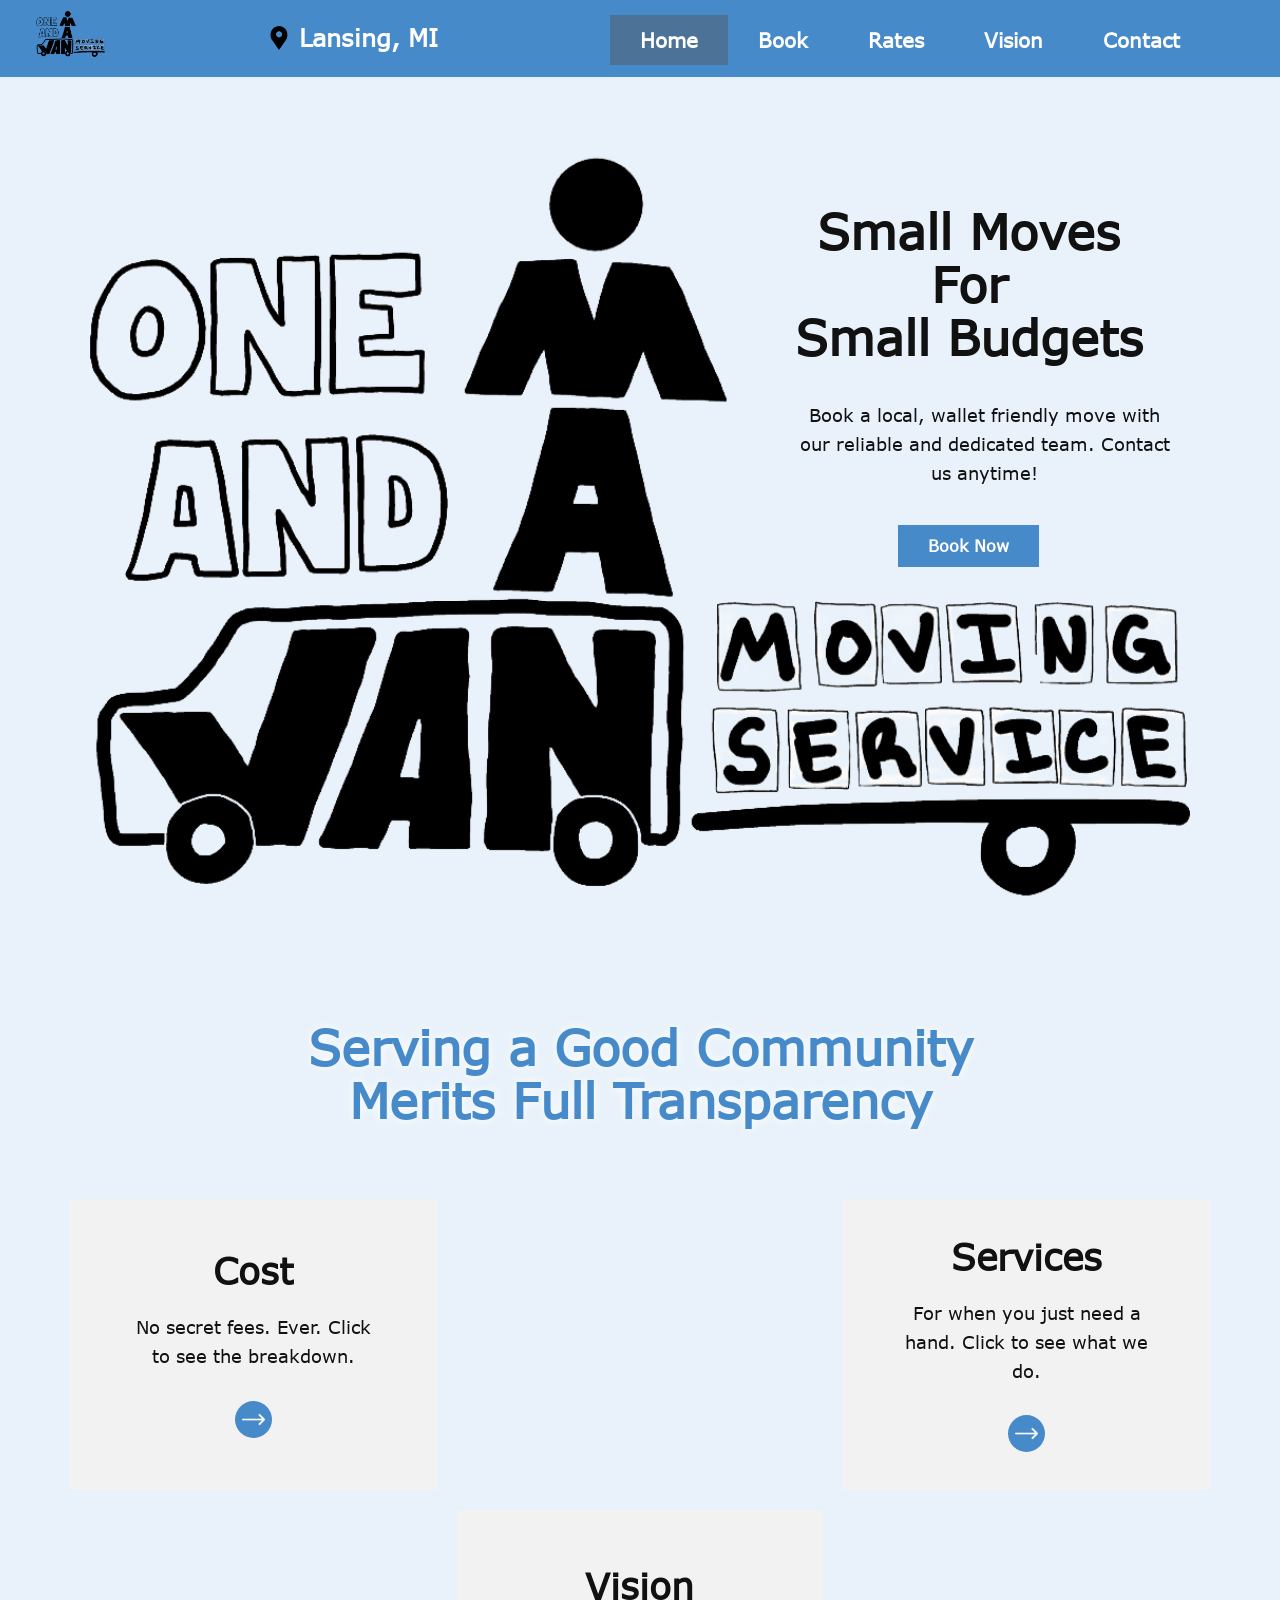
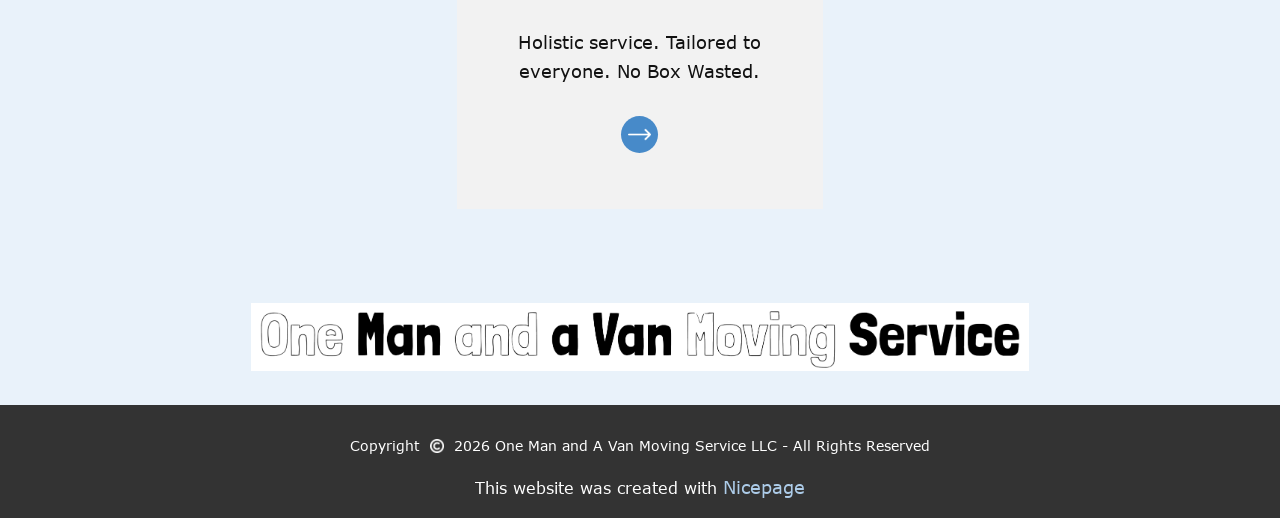
<file: index.html>
<!DOCTYPE html>
<html style="font-size: 16px;" lang="en"><head>
    <meta name="viewport" content="width=device-width, initial-scale=1.0">
    <meta charset="utf-8">
    <meta name="keywords" content="Small BudgetsFor the Small Moves">
    <meta name="description" content="">
    <title>Home</title>
    <link rel="stylesheet" href="nicepage.css" media="screen">
<link rel="stylesheet" href="index.css" media="screen">
    <script class="u-script" type="text/javascript" src="jquery.js" defer=""></script>
    <script class="u-script" type="text/javascript" src="nicepage.js" defer=""></script>
    <meta name="generator" content="Nicepage 8.5.22, nicepage.com">
    
    
    
    
    
    
    
    <script type="application/ld+json">{
		"@context": "http://schema.org",
		"@type": "Organization",
		"name": "OMAAV",
		"url": "/",
		"logo": "images/Screenshot_20260328_005034_KeepNotes-1.png"
}</script>
    <meta name="theme-color" content="#478ac9">
    <meta property="og:title" content="Home">
    <meta property="og:description" content="">
    <meta property="og:type" content="website">
    <link rel="canonical" href="/">
  <script>
    (function() {
    function gdprConfirmed() {
        return true;
    }

    var added = false;
    var currentScript = document.currentScript;

    function insertHTML(html) {
        var container = document.createElement('div');
        container.innerHTML = html;
        container.querySelectorAll('script').forEach(s => {
            const ns = document.createElement('script');
            ns.async = s.async;
            if (s.src) {
                ns.src = s.src;
            } else {
                ns.textContent = s.textContent;
            }
            s.replaceWith(ns);
        });

            var fragment = document.createDocumentFragment();
            fragment.append(...container.childNodes);

            if (currentScript && currentScript.parentNode) {
                currentScript.after(fragment);
            }
    }

    window._npAddGAnalytics = function () {
        if (gdprConfirmed() && !added) {
            var gaBody = "<!-- Google Analytics -->\n    <gascript async src=\"https://www.googletagmanager.com/gtag/js?id=G-HE9X90HKPP\"></gascript>\n    <gascript>\n        window.dataLayer = window.dataLayer || [];\n        function gtag(){dataLayer.push(arguments);}\n        gtag('js', new Date());\n        gtag('config', 'G-HE9X90HKPP');\n    </gascript>\n    <!-- End Google Analytics -->";
            var replacedBody = gaBody.replace(/gascript/g, 'script');
            insertHTML(replacedBody);
            added = true;
        }
    }

    window._npAddGAnalytics();
    })();
    </script><meta name="google-site-verification" content="UugvsbXldPkEnzoYSbY-QNANBWfsxNeOQTG_jylNsZ0"><meta name="referrer" content="origin"><meta data-intl-tel-input-cdn-path="intlTelInput/"></head>
  <body data-home-page="https://omaav.nicepage.io/Home.html?version=acd568b8-2690-6f8f-0cb4-1c2896896ada" data-home-page-title="Home" data-path-to-root="./" data-include-products="false" class="u-body u-clearfix u-xl-mode" data-lang="en"><header class="u-clearfix u-header u-palette-1-base u-sticky u-sticky-7f95 u-header" id="header"><div class="u-clearfix u-sheet u-sheet-1">
        <a href="./#block-3" data-page-id="41899200" class="u-image u-logo u-image-1" data-image-width="1080" data-image-height="811">
          <img src="images/Screenshot_20260328_005034_KeepNotes-1.png" class="u-logo-image u-logo-image-1" alt="Hand-drawn Logo. One man and a van moving service. The letters &amp;quot;V A N&amp;quot; fit into the shape of a van. A Stick-figure style man is cleverly made out of the letters &amp;quot;M A&amp;quot; standing directly above the letter &amp;quot;N&amp;quot; in &amp;quot;VAN&amp;quot; to visually complete the word &amp;quot;MAN&amp;quot;. A simple trailer behind the van is &amp;quot;towing&amp;quot; boxes spelling the words &amp;quot;moving service&amp;quot;." title="Home">
        </a>
        <nav class="u-menu u-menu-one-level u-offcanvas u-menu-1" role="navigation">
          <div class="menu-collapse" style="font-size: 1.25rem; letter-spacing: 0px; font-weight: 700;">
            <a class="u-button-style u-custom-active-color u-custom-color u-custom-hover-color u-custom-left-right-menu-spacing u-custom-padding-bottom u-custom-text-active-color u-custom-text-hover-color u-custom-top-bottom-menu-spacing u-hamburger-link u-nav-link u-text-active-palette-1-base u-text-hover-palette-2-base" href="#" tabindex="-1" aria-label="Open menu" aria-controls="e525">
              <svg class="u-svg-link" viewBox="0 0 24 24"><use xlink:href="#menu-hamburger"></use></svg>
              <svg class="u-svg-content" version="1.1" id="menu-hamburger" viewBox="0 0 16 16" x="0px" y="0px" xmlns:xlink="http://www.w3.org/1999/xlink" xmlns="http://www.w3.org/2000/svg"><g><rect y="1" width="16" height="2"></rect><rect y="7" width="16" height="2"></rect><rect y="13" width="16" height="2"></rect>
</g></svg>
            </a>
          </div>
          <div class="u-custom-menu u-nav-container">
            <ul class="u-nav u-unstyled u-nav-1" role="menubar"><li role="none" class="u-nav-item"><a role="menuitem" class="u-active-palette-1-dark-1 u-button-style u-hover-palette-1-light-1 u-nav-link u-palette-1-base u-text-active-white u-text-hover-white u-nav-link-2" href="./">Home</a>
</li><li role="none" class="u-nav-item"><a role="menuitem" class="u-active-palette-1-dark-1 u-button-style u-hover-palette-1-light-1 u-nav-link u-palette-1-base u-text-active-white u-text-hover-white u-nav-link-2" href="Book.html">Book</a>
</li><li role="none" class="u-nav-item"><a role="menuitem" class="u-active-palette-1-dark-1 u-button-style u-hover-palette-1-light-1 u-nav-link u-palette-1-base u-text-active-white u-text-hover-white u-nav-link-2" href="Rates.html">Rates</a>
</li><li role="none" class="u-nav-item"><a role="menuitem" class="u-active-palette-1-dark-1 u-button-style u-hover-palette-1-light-1 u-nav-link u-palette-1-base u-text-active-white u-text-hover-white u-nav-link-2" href="Vision.html">Vision</a>
</li><li role="none" class="u-nav-item"><a role="menuitem" class="u-active-palette-1-dark-1 u-button-style u-hover-palette-1-light-1 u-nav-link u-palette-1-base u-text-active-white u-text-hover-white u-nav-link-2" href="Contact.html">Contact</a>
</li></ul>
          </div>
          <div class="u-custom-menu u-nav-container-collapse" id="e525" role="region" aria-label="Menu panel">
            <div class="u-black u-container-style u-inner-container-layout u-opacity u-opacity-95 u-sidenav">
              <div class="u-inner-container-layout u-sidenav-overflow">
                <div class="u-menu-close" tabindex="-1" aria-label="Close menu"></div>
                <ul class="u-align-center u-nav u-popupmenu-items u-unstyled u-nav-2" role="menubar"><li role="none" class="u-nav-item"><a role="menuitem" class="u-button-style u-nav-link" href="./">Home</a>
</li><li role="none" class="u-nav-item"><a role="menuitem" class="u-button-style u-nav-link" href="Book.html">Book</a>
</li><li role="none" class="u-nav-item"><a role="menuitem" class="u-button-style u-nav-link" href="Rates.html">Rates</a>
</li><li role="none" class="u-nav-item"><a role="menuitem" class="u-button-style u-nav-link" href="Vision.html">Vision</a>
</li><li role="none" class="u-nav-item"><a role="menuitem" class="u-button-style u-nav-link" href="Contact.html">Contact</a>
</li></ul>
              </div>
            </div>
            <div class="u-black u-menu-overlay u-opacity u-opacity-70"></div>
          </div>
        </nav>
        <p class="u-text u-text-default u-text-1">
          <a class="u-active-none u-border-none u-btn u-button-link u-button-style u-hover-none u-none u-text-body-alt-color u-btn-1" href="Book.html" data-page-id="951100001" title="Book"><span class="u-icon u-text-black"><svg class="u-svg-content" viewBox="0 0 54.757 54.757" x="0px" y="0px" style="width: 1em; height: 1em;"><path d="M40.94,5.617C37.318,1.995,32.502,0,27.38,0c-5.123,0-9.938,1.995-13.56,5.617c-6.703,6.702-7.536,19.312-1.804,26.952
	L27.38,54.757L42.721,32.6C48.476,24.929,47.643,12.319,40.94,5.617z M27.557,26c-3.859,0-7-3.141-7-7s3.141-7,7-7s7,3.141,7,7
	S31.416,26,27.557,26z"></path></svg></span>&nbsp;Lansing,​ MI&nbsp; 
          </a>
        </p>
      </div><style class="u-sticky-style" data-style-id="7f95">.u-sticky-fixed.u-sticky-7f95, .u-body.u-sticky-fixed .u-sticky-7f95 {
background-color: #478ac9 !important; background-image: none !important
}.u-sticky-fixed.u-sticky-7f95:before, .u-body.u-sticky-fixed .u-sticky-7f95:before {
background-color: unset !important
} .u-sticky-fixed.u-sticky-7f95 .u-background-video, .u-body.u-sticky-fixed .u-sticky-7f95 .u-background-video {
display: none !important
}</style></header>
    <section class="u-align-center u-clearfix u-container-align-center u-palette-1-light-3 u-section-1" id="block-2">
      <div class="u-clearfix u-sheet u-sheet-1">
        <img class="u-expanded-width-lg u-expanded-width-md u-expanded-width-sm u-expanded-width-xs u-image u-image-contain u-image-default u-image-1" src="images/Screenshot_20260328_005034_KeepNotes-1.png" alt="Hand-drawn Logo. One man and a van moving service. The letters &amp;quot;V A N&amp;quot; fit into the shape of a van. A Stick-figure style man is cleverly made out of the letters &amp;quot;M A&amp;quot; standing directly above the letter &amp;quot;N&amp;quot; in &amp;quot;VAN&amp;quot; to visually complete the word &amp;quot;MAN&amp;quot;. A simple trailer behind the van is &amp;quot;towing&amp;quot; boxes spelling the words &amp;quot;moving service&amp;quot;." data-image-width="1080" data-image-height="811">
        <div class="custom-expanded data-layout-selected u-clearfix u-layout-wrap u-layout-wrap-1">
          <div class="u-layout">
            <div class="u-layout-row">
              <div class="u-align-center u-container-align-center u-container-align-center-xl u-container-style u-layout-cell u-right-cell u-size-60 u-layout-cell-1">
                <div class="u-container-layout u-valign-top-sm u-container-layout-1">
                  <h2 class="u-text u-text-default-xl u-text-1">Small Moves<br>For<br>Small Budgets
                  </h2>
                  <p class="u-text u-text-2">Book a local, wallet friendly move with our reliable and dedicated team. Contact us anytime!</p>
                  <a href="Book.html" data-page-id="951100001" class="u-align-left u-border-none u-btn u-button-style u-btn-1" data-animation-name="" data-animation-duration="0" data-animation-delay="0" data-animation-direction="" title="Book">Book Now</a>
                </div>
              </div>
            </div>
          </div>
        </div>
      </div>
    </section>
    <section class="u-clearfix u-container-align-center-lg u-container-align-center-xl u-palette-1-light-3 u-section-2" id="block-3">
      <div class="u-clearfix u-sheet u-sheet-1">
        <h2 class="u-align-center u-text u-text-default-lg u-text-default-xl u-text-palette-1-base u-text-1">Serving a Good Community<br>Merits Full Transparency<br>
        </h2>
        <div class="data-layout-selected u-clearfix u-expanded-width u-gutter-20 u-layout-wrap u-layout-wrap-1">
          <div class="u-layout">
            <div class="u-layout-col">
              <div class="u-size-30">
                <div class="u-layout-row">
                  <div class="u-container-align-center u-container-style u-grey-5 u-layout-cell u-size-20 u-layout-cell-1" data-href="Rates.html#block-7" data-page-id="87147876">
                    <div class="u-container-layout u-valign-middle u-container-layout-1">
                      <h3 class="u-align-center u-text u-text-default u-text-2">Cost</h3>
                      <p class="u-align-center u-text u-text-3">No secret fees. Ever. Click to see the breakdown.</p><span class="u-align-center u-file-icon u-icon u-icon-circle u-palette-1-base u-text-white u-icon-1" data-href="Rates.html" data-page-id="87147876" title="Rates"><img src="images/4.png" alt="Button Link to Rate Cost Breakdown"></span>
                    </div>
                  </div>
                  <div class="u-container-align-center u-container-style u-image u-layout-cell u-size-20 u-image-1" data-image-width="1080" data-image-height="720" data-animation-name="customAnimationIn" data-animation-duration="2000" data-animation-delay="0">
                    <div class="u-container-layout u-container-layout-2"></div>
                  </div>
                  <div class="u-container-align-center u-container-style u-grey-5 u-layout-cell u-size-20 u-layout-cell-3" data-href="Rates.html" data-page-id="87147876" title="Rates">
                    <div class="u-container-layout u-valign-middle u-container-layout-3">
                      <h3 class="u-align-center u-text u-text-default u-text-4">Services</h3>
                      <p class="u-align-center u-text u-text-5">For when you just need a hand. Click to see what we do.</p><span class="u-align-center u-file-icon u-icon u-icon-circle u-palette-1-base u-text-white u-icon-2" data-href="Rates.html" data-page-id="87147876" title="Rates"><img src="images/4.png" alt="Button Link to Services"></span>
                    </div>
                  </div>
                </div>
              </div>
              <div class="u-size-30">
                <div class="u-layout-row">
                  <div class="u-container-align-center u-container-style u-image u-layout-cell u-size-20 u-image-2" data-image-width="1080" data-image-height="716" data-animation-name="customAnimationIn" data-animation-duration="2000" data-animation-delay="0">
                    <div class="u-container-layout u-container-layout-4"></div>
                  </div>
                  <div class="u-container-align-center u-container-style u-grey-5 u-layout-cell u-size-20 u-layout-cell-5" data-href="Vision.html" data-page-id="38792077" title="Vision">
                    <div class="u-container-layout u-valign-middle u-container-layout-5">
                      <h3 class="u-align-center u-text u-text-default u-text-6">Vision</h3>
                      <p class="u-align-center u-text u-text-7">Holistic service. Tailored to everyone. No Box Wasted.</p><span class="u-align-center u-file-icon u-icon u-icon-circle u-palette-1-base u-text-white u-icon-3" data-href="Vision.html" data-page-id="38792077" title="Vision"><img src="images/4.png" alt="Button Link to Vision Statement"></span>
                    </div>
                  </div>
                  <div class="u-container-align-center u-container-style u-image u-layout-cell u-size-20 u-image-3" data-image-width="853" data-image-height="1280" data-animation-name="customAnimationIn" data-animation-duration="2000" data-animation-delay="0">
                    <div class="u-container-layout u-container-layout-6"></div>
                  </div>
                </div>
              </div>
            </div>
          </div>
        </div>
      </div>
    </section>
    <section class="u-clearfix u-palette-1-light-3 u-section-3" id="block-4">
      <div class="u-clearfix u-sheet u-sheet-1">
        <img class="u-expanded-width u-image u-image-contain u-image-default u-image-1" src="images/Screenshot2026-03-293.11.46PM.png" alt="Image containing Bold Lettering that says &amp;quot;One man and a van moving service&amp;quot;" data-image-width="2081" data-image-height="182">
      </div>
    </section>
    
    
    
    
    <footer class="u-align-center u-clearfix u-container-align-center u-footer u-grey-80 u-footer" id="footer"><div class="u-clearfix u-sheet u-sheet-1">
        <p class="u-small-text u-text u-text-variant u-text-1">Copyright&nbsp;&nbsp;<span class="u-file-icon u-icon u-text-white u-icon-1"><img src="images/3524375-e719b609.png" alt=""></span>&nbsp; 2026 One Man and A Van Moving Service LLC - All Rights Reserved
        </p>
      </div></footer>
    <section class="u-backlink u-clearfix u-grey-80"> This website was created with <a href="https://nicepage.com">Nicepage</a>
    </section>
  
</body></html>
</file>
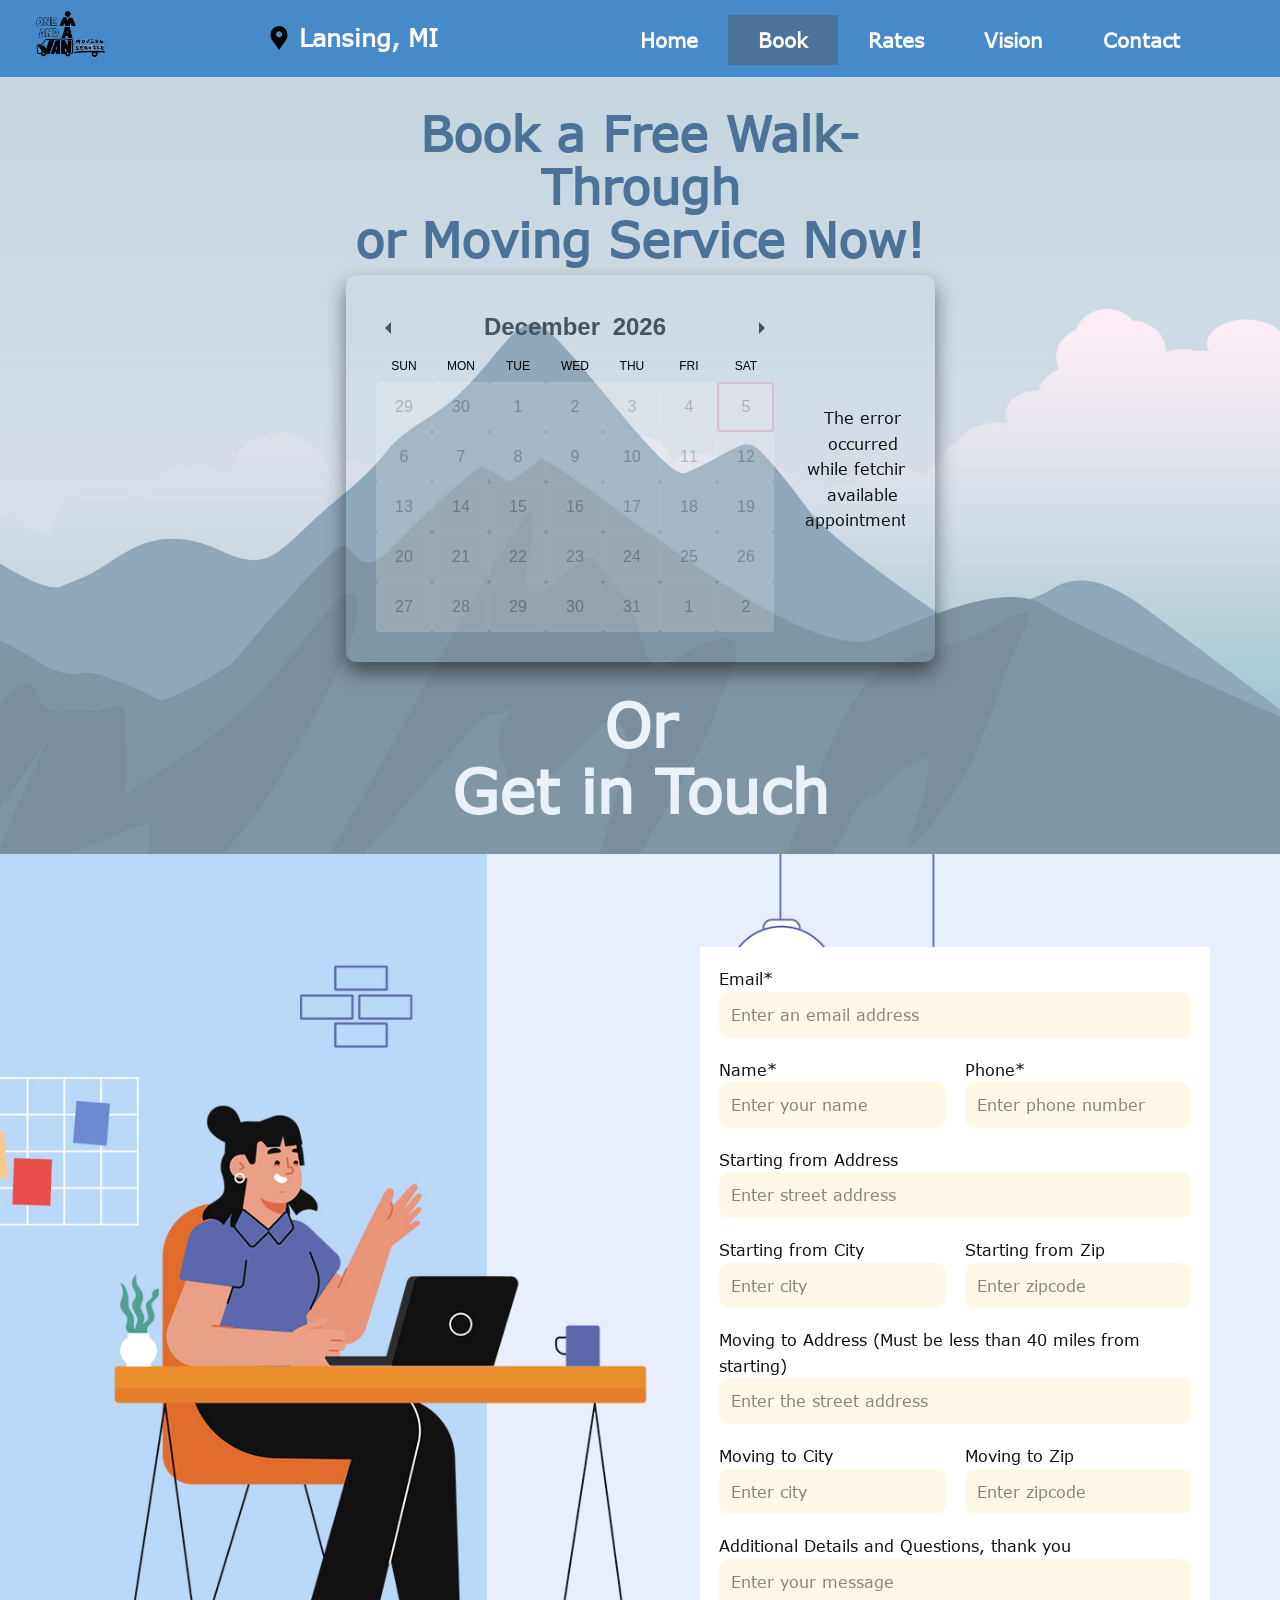
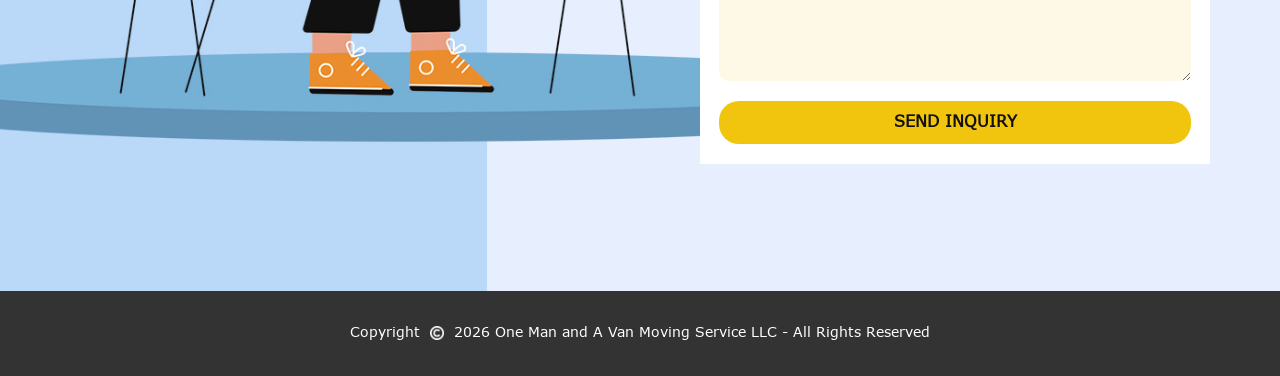
<file: Book.html>
<!DOCTYPE html>
<html style="font-size: 16px;" lang="en"><head>
    <meta name="viewport" content="width=device-width, initial-scale=1.0">
    <meta charset="utf-8">
    <meta name="keywords" content="">
    <meta name="description" content="">
    <title>Book</title>
    <link rel="stylesheet" href="nicepage.css" media="screen">
<link rel="stylesheet" href="Book.css" media="screen">
    <script class="u-script" type="text/javascript" src="jquery.js" defer=""></script>
    <script class="u-script" type="text/javascript" src="nicepage.js" defer=""></script>
    <meta name="generator" content="Nicepage 8.5.22, nicepage.com">
    
    
    
    
    
    
    <script type="application/ld+json">{
		"@context": "http://schema.org",
		"@type": "Organization",
		"name": "OMAAV",
		"logo": "images/Screenshot_20260328_005034_KeepNotes-1.png"
}</script>
    <meta name="theme-color" content="#478ac9">
    <meta property="og:title" content="Book">
    <meta property="og:description" content="">
    <meta property="og:type" content="website">
  <script>
    (function() {
    function gdprConfirmed() {
        return true;
    }

    var added = false;
    var currentScript = document.currentScript;

    function insertHTML(html) {
        var container = document.createElement('div');
        container.innerHTML = html;
        container.querySelectorAll('script').forEach(s => {
            const ns = document.createElement('script');
            ns.async = s.async;
            if (s.src) {
                ns.src = s.src;
            } else {
                ns.textContent = s.textContent;
            }
            s.replaceWith(ns);
        });

            var fragment = document.createDocumentFragment();
            fragment.append(...container.childNodes);

            if (currentScript && currentScript.parentNode) {
                currentScript.after(fragment);
            }
    }

    window._npAddGAnalytics = function () {
        if (gdprConfirmed() && !added) {
            var gaBody = "<!-- Google Analytics -->\n    <gascript async src=\"https://www.googletagmanager.com/gtag/js?id=G-HE9X90HKPP\"></gascript>\n    <gascript>\n        window.dataLayer = window.dataLayer || [];\n        function gtag(){dataLayer.push(arguments);}\n        gtag('js', new Date());\n        gtag('config', 'G-HE9X90HKPP');\n    </gascript>\n    <!-- End Google Analytics -->";
            var replacedBody = gaBody.replace(/gascript/g, 'script');
            insertHTML(replacedBody);
            added = true;
        }
    }

    window._npAddGAnalytics();
    })();
    </script><meta name="google-site-verification" content="UugvsbXldPkEnzoYSbY-QNANBWfsxNeOQTG_jylNsZ0"><meta name="referrer" content="origin"><meta data-intl-tel-input-cdn-path="intlTelInput/"></head>
  <body data-path-to-root="./" data-include-products="false" class="u-body u-clearfix u-xl-mode" data-lang="en"><header class="u-clearfix u-header u-palette-1-base u-sticky u-sticky-7f95 u-header" id="header"><div class="u-clearfix u-sheet u-sheet-1">
        <a href="./#block-3" data-page-id="41899200" class="u-image u-logo u-image-1" data-image-width="1080" data-image-height="811">
          <img src="images/Screenshot_20260328_005034_KeepNotes-1.png" class="u-logo-image u-logo-image-1" alt="Hand-drawn Logo. One man and a van moving service. The letters &amp;quot;V A N&amp;quot; fit into the shape of a van. A Stick-figure style man is cleverly made out of the letters &amp;quot;M A&amp;quot; standing directly above the letter &amp;quot;N&amp;quot; in &amp;quot;VAN&amp;quot; to visually complete the word &amp;quot;MAN&amp;quot;. A simple trailer behind the van is &amp;quot;towing&amp;quot; boxes spelling the words &amp;quot;moving service&amp;quot;." title="Home">
        </a>
        <nav class="u-menu u-menu-one-level u-offcanvas u-menu-1" role="navigation">
          <div class="menu-collapse" style="font-size: 1.25rem; letter-spacing: 0px; font-weight: 700;">
            <a class="u-button-style u-custom-active-color u-custom-color u-custom-hover-color u-custom-left-right-menu-spacing u-custom-padding-bottom u-custom-text-active-color u-custom-text-hover-color u-custom-top-bottom-menu-spacing u-hamburger-link u-nav-link u-text-active-palette-1-base u-text-hover-palette-2-base" href="#" tabindex="-1" aria-label="Open menu" aria-controls="e525">
              <svg class="u-svg-link" viewBox="0 0 24 24"><use xlink:href="#menu-hamburger"></use></svg>
              <svg class="u-svg-content" version="1.1" id="menu-hamburger" viewBox="0 0 16 16" x="0px" y="0px" xmlns:xlink="http://www.w3.org/1999/xlink" xmlns="http://www.w3.org/2000/svg"><g><rect y="1" width="16" height="2"></rect><rect y="7" width="16" height="2"></rect><rect y="13" width="16" height="2"></rect>
</g></svg>
            </a>
          </div>
          <div class="u-custom-menu u-nav-container">
            <ul class="u-nav u-unstyled u-nav-1" role="menubar"><li role="none" class="u-nav-item"><a role="menuitem" class="u-active-palette-1-dark-1 u-button-style u-hover-palette-1-light-1 u-nav-link u-palette-1-base u-text-active-white u-text-hover-white u-nav-link-2" href="./">Home</a>
</li><li role="none" class="u-nav-item"><a role="menuitem" class="u-active-palette-1-dark-1 u-button-style u-hover-palette-1-light-1 u-nav-link u-palette-1-base u-text-active-white u-text-hover-white u-nav-link-2" href="Book.html">Book</a>
</li><li role="none" class="u-nav-item"><a role="menuitem" class="u-active-palette-1-dark-1 u-button-style u-hover-palette-1-light-1 u-nav-link u-palette-1-base u-text-active-white u-text-hover-white u-nav-link-2" href="Rates.html">Rates</a>
</li><li role="none" class="u-nav-item"><a role="menuitem" class="u-active-palette-1-dark-1 u-button-style u-hover-palette-1-light-1 u-nav-link u-palette-1-base u-text-active-white u-text-hover-white u-nav-link-2" href="Vision.html">Vision</a>
</li><li role="none" class="u-nav-item"><a role="menuitem" class="u-active-palette-1-dark-1 u-button-style u-hover-palette-1-light-1 u-nav-link u-palette-1-base u-text-active-white u-text-hover-white u-nav-link-2" href="Contact.html">Contact</a>
</li></ul>
          </div>
          <div class="u-custom-menu u-nav-container-collapse" id="e525" role="region" aria-label="Menu panel">
            <div class="u-black u-container-style u-inner-container-layout u-opacity u-opacity-95 u-sidenav">
              <div class="u-inner-container-layout u-sidenav-overflow">
                <div class="u-menu-close" tabindex="-1" aria-label="Close menu"></div>
                <ul class="u-align-center u-nav u-popupmenu-items u-unstyled u-nav-2" role="menubar"><li role="none" class="u-nav-item"><a role="menuitem" class="u-button-style u-nav-link" href="./">Home</a>
</li><li role="none" class="u-nav-item"><a role="menuitem" class="u-button-style u-nav-link" href="Book.html">Book</a>
</li><li role="none" class="u-nav-item"><a role="menuitem" class="u-button-style u-nav-link" href="Rates.html">Rates</a>
</li><li role="none" class="u-nav-item"><a role="menuitem" class="u-button-style u-nav-link" href="Vision.html">Vision</a>
</li><li role="none" class="u-nav-item"><a role="menuitem" class="u-button-style u-nav-link" href="Contact.html">Contact</a>
</li></ul>
              </div>
            </div>
            <div class="u-black u-menu-overlay u-opacity u-opacity-70"></div>
          </div>
        </nav>
        <p class="u-text u-text-default u-text-1">
          <a class="u-active-none u-border-none u-btn u-button-link u-button-style u-hover-none u-none u-text-body-alt-color u-btn-1" href="Book.html" data-page-id="951100001" title="Book"><span class="u-icon u-text-black"><svg class="u-svg-content" viewBox="0 0 54.757 54.757" x="0px" y="0px" style="width: 1em; height: 1em;"><path d="M40.94,5.617C37.318,1.995,32.502,0,27.38,0c-5.123,0-9.938,1.995-13.56,5.617c-6.703,6.702-7.536,19.312-1.804,26.952
	L27.38,54.757L42.721,32.6C48.476,24.929,47.643,12.319,40.94,5.617z M27.557,26c-3.859,0-7-3.141-7-7s3.141-7,7-7s7,3.141,7,7
	S31.416,26,27.557,26z"></path></svg></span>&nbsp;Lansing,​ MI&nbsp; 
          </a>
        </p>
      </div><style class="u-sticky-style" data-style-id="7f95">.u-sticky-fixed.u-sticky-7f95, .u-body.u-sticky-fixed .u-sticky-7f95 {
background-color: #478ac9 !important; background-image: none !important
}.u-sticky-fixed.u-sticky-7f95:before, .u-body.u-sticky-fixed .u-sticky-7f95:before {
background-color: unset !important
} .u-sticky-fixed.u-sticky-7f95 .u-background-video, .u-body.u-sticky-fixed .u-sticky-7f95 .u-background-video {
display: none !important
}</style></header>
    <section class="u-clearfix u-image u-section-1" id="block-4">
      <div class="u-clearfix u-sheet u-valign-middle-xl u-sheet-1">
        <h1 class="u-align-center u-text u-text-palette-1-dark-1 u-text-1">Book a Free Walk-Through<br>or Moving Service Now​!
        </h1>
        <div class="u-btn-round u-calendar u-color-var u-radius u-spacing-30 u-calendar-1" data-href="#booking-popup" data-calendar-token="eyJhbGciOiJSU0EtT0FFUCIsImVuYyI6IkEyNTZHQ00ifQ.[base64].cKv4_6gdEx4cFk9y.XtUIAKIovRDXomWGa7VOA0_ER_gkEW3Ic6DhHQ5FB2tH15asnXYpAob84DLzHcoGtPBn_wFr0b14wa-uE5ZUWCDCQgZ4.c1HM3eyAEIBgYzX1WXE1zg">
          <div class="u-datepicker-container" style="position: relative;">
            <div class="datepicker"></div>
          </div>
          <div class="u-calendar-time-container">
            <div class="u-calendar-time-container-inner">
              <div class="u-calendar-timezone u-text"></div>
              <ul class="u-calendar-time-list u-unstyled" style="height: 280px;"><li class="fake u-border-2 u-border-hover-palette-1-base u-border-white u-btn-round u-calendar-time-slot u-grey-5 u-hidden u-hover-palette-1-light-3 u-radius u-text-black u-calendar-time-slot-1">--:--</li></ul>
            </div>
          </div>
          <div class="u-calendar-success-message">We'll get in touch asap! You have successfully booked your appointment!</div>
          <div class="u-calendar-error-message">Hmm. An unexpected error occurred. Please try again, or you can call to make an appointment!</div>
          <div class="u-calendar-conflict-message">Sorry, unable to book an appointment as the time spot is already taken.</div>
          <div class="u-calendar-no-slots-message">Hmm. There are no available time slots for this date.</div>
        </div>
        <h1 class="u-align-center u-text u-text-palette-1-light-3 u-text-3">Or<br>Get in Touch
        </h1>
      </div>
    </section>
    <section class="u-clearfix u-container-align-center-sm u-container-align-center-xs u-container-align-right-lg u-container-align-right-md u-container-align-right-xl u-image u-section-2" data-image-width="2000" data-image-height="1125" id="block-5">
      <div class="u-clearfix u-sheet u-valign-middle-lg u-valign-middle-md u-valign-middle-sm u-valign-middle-xs u-sheet-1">
        <div class="u-form u-white u-form-1">
          <form action="https://service.nicepagesrv.com/form/v4/form-process" class="u-clearfix u-form-spacing-19 u-form-vertical u-inner-form" source="email" name="form" style="padding: 19px;">
            <div class="u-form-email u-form-group">
              <label for="email-db6f" class="u-label">Email*</label>
              <input type="email" placeholder="Enter an email address" id="email-db6f" name="email" class="u-border-none u-input u-input-rectangle u-palette-3-light-3 u-radius-10" required="">
            </div>
            <div class="u-form-group u-form-name u-form-partition-factor-2 u-form-group-2">
              <label for="name-961f" class="u-label">Name*</label>
              <input type="text" placeholder="Enter your name" id="name-961f" name="name-1" class="u-border-none u-input u-input-rectangle u-palette-3-light-3 u-radius-10" required="">
            </div>
            <div class="u-form-group u-form-partition-factor-2 u-form-phone u-form-group-3">
              <label for="phone-e453" class="u-label">Phone*</label>
              <input type="tel" pattern="\+?\d{0,3}[\s\(\-]?([0-9]{2,3})[\s\)\-]?([\s\-]?)([0-9]{3})[\s\-]?([0-9]{2})[\s\-]?([0-9]{2})" placeholder="Enter phone number" id="phone-e453" name="phone" class="u-border-none u-input u-input-rectangle u-palette-3-light-3 u-radius u-input-3" required="">
            </div>
            <div class="u-form-group u-form-group-4">
              <label for="street-d1d4" class="u-label">Starting from Address</label>
              <input type="text" placeholder="Enter street address" id="street-d1d4" name="street" class="u-border-none u-input u-input-rectangle u-palette-3-light-3 u-radius u-input-4">
            </div>
            <div class="u-form-group u-form-partition-factor-2 u-form-group-5">
              <label for="city-d1d4" class="u-label">Starting from City</label>
              <input type="text" placeholder="Enter city" id="city-d1d4" name="city" class="u-border-none u-input u-input-rectangle u-palette-3-light-3 u-radius u-input-5">
            </div>
            <div class="u-form-group u-form-partition-factor-2 u-form-group-6">
              <label for="zip-d1d4" class="u-label">Starting from Zip</label>
              <input type="text" placeholder="Enter zipcode" id="zip-d1d4" name="city" class="u-border-none u-input u-input-rectangle u-palette-3-light-3 u-radius u-input-6">
            </div>
            <div class="u-form-group u-form-group-7">
              <label for="street-f735" class="u-label">Moving to Address (Must be less than 40 miles from starting)</label>
              <input type="text" placeholder="Enter the street address" id="street-f735" name="street" class="u-border-none u-input u-input-rectangle u-palette-3-light-3 u-radius u-input-7">
            </div>
            <div class="u-form-group u-form-partition-factor-2 u-form-group-8">
              <label for="city-f735" class="u-label">Moving to City</label>
              <input type="text" placeholder="Enter city" id="city-f735" name="city" class="u-border-none u-input u-input-rectangle u-palette-3-light-3 u-radius u-input-8">
            </div>
            <div class="u-form-group u-form-partition-factor-2 u-form-group-9">
              <label for="zip-f735" class="u-label">Moving to Zip</label>
              <input type="text" placeholder="Enter zipcode" id="zip-f735" name="city" class="u-border-none u-input u-input-rectangle u-palette-3-light-3 u-radius u-input-9">
            </div>
            <div class="u-form-group u-form-message">
              <label for="message-db6f" class="u-label">Additional Details and Questions, thank you</label>
              <textarea placeholder="Enter your message" rows="4" cols="50" id="message-db6f" name="message" class="u-border-none u-input u-input-rectangle u-palette-3-light-3 u-radius-10"></textarea>
            </div>
            <div class="u-align-right u-form-group u-form-submit">
              <a href="#" class="u-border-none u-btn u-btn-round u-btn-submit u-button-style u-palette-3-base u-radius-20 u-btn-1">Send Inquiry</a>
              <input type="submit" value="submit" class="u-form-control-hidden">
            </div>
            <div class="u-form-send-message u-form-send-success">Your message has been sent! We will contact you as soon as possible 📨</div>
            <div class="u-form-send-error u-form-send-message">Hmm. Unable to send your message. Please fix any errors then try again.</div>
            <input type="hidden" value="" name="recaptchaResponse">
            <input type="hidden" name="formServices" value="7a432cca-1133-84ae-6603-5e2f705ce0fe">
          </form>
        </div>
      </div>
    </section>
    
    
    
    
    <footer class="u-align-center u-clearfix u-container-align-center u-footer u-grey-80 u-footer" id="footer"><div class="u-clearfix u-sheet u-sheet-1">
        <p class="u-small-text u-text u-text-variant u-text-1">Copyright&nbsp;&nbsp;<span class="u-file-icon u-icon u-text-white u-icon-1"><img src="images/3524375-e719b609.png" alt=""></span>&nbsp; 2026 One Man and A Van Moving Service LLC - All Rights Reserved
        </p>
      </div></footer>
    <section class="u-backlink u-clearfix u-grey-80"></section>
  <section class="u-align-center u-black u-clearfix u-container-align-center u-container-style u-dialog-block u-opacity u-opacity-70 u-valign-middle u-dialog-section-6" id="booking-popup">
      <div class="u-align-center u-border-1 u-border-white u-container-align-center u-container-align-left-xl u-container-style u-dialog u-radius-5 u-shape-round u-white u-dialog-1">
        <div class="u-container-layout u-valign-top u-container-layout-1">
          <h2 class="u-align-left u-text u-text-1">Confirm Booking</h2>
          <p class="u-align-left u-text u-text-palette-1-base u-text-2"> 9:30 - 10:00 AM, Friday 8th November, 2024</p>
          <div class="u-expanded-width u-form u-form-1">
            <form action="https://service.nicepagesrv.com/form/v4/form-process" class="u-clearfix u-form-spacing-19 u-form-vertical u-inner-form" style="padding: 0px;" source="email" name="form">
              <div class="u-form-checkbox u-form-group u-label-top u-form-group-1">
                <input type="checkbox" id="checkbox-2f9f" name="checkbox" value="On" class="u-field-input">
                <label for="checkbox-2f9f" class="u-field-label">Check box if this is for a Walk-Through ONLY</label>
              </div>
              <div class="u-form-group u-form-name u-form-partition-factor-2 u-label-top u-form-group-2">
                <label for="name-3e72" class="u-label">Name</label>
                <input type="text" placeholder="Enter your Name" id="name-3e72" name="name" class="u-border-grey-25 u-input u-input-rectangle u-radius u-input-1" required="">
              </div>
              <div class="u-form-group u-form-partition-factor-2 u-form-phone u-label-top u-form-group-3">
                <label for="phone-6e2f" class="u-label">Phone</label>
                <input type="tel" pattern="\+?\d{0,3}[\s\(\-]?([0-9]{2,3})[\s\)\-]?([\s\-]?)([0-9]{3})[\s\-]?([0-9]{2})[\s\-]?([0-9]{2})" placeholder="Enter a phone number" id="phone-6e2f" name="phone" class="u-input u-input-rectangle" required="">
              </div>
              <div class="u-form-email u-form-group u-label-top u-form-group-4">
                <label for="email-3e72" class="u-label">Email</label>
                <input type="email" placeholder="Enter an email address" id="email-3e72" name="email" class="u-border-grey-25 u-input u-input-rectangle u-radius u-input-3" required="">
              </div>
              <div class="u-form-group u-label-top u-form-group-5">
                <label for="street-78c3" class="u-label">Starting from Address</label>
                <input type="text" placeholder="Enter the street" id="street-78c3" name="street" class="u-input u-input-rectangle">
              </div>
              <div class="u-form-group u-form-partition-factor-2 u-label-top u-form-group-6">
                <label for="city-78c3" class="u-label">Starting from City</label>
                <input type="text" placeholder="Enter the city" id="city-78c3" name="city" class="u-input u-input-rectangle">
              </div>
              <div class="u-form-group u-form-partition-factor-2 u-label-top u-form-group-7">
                <label for="zip-78c3" class="u-label">Starting from Zip</label>
                <input type="text" placeholder="Enter your zip" id="zip-78c3" name="city" class="u-input u-input-rectangle">
              </div>
              <div class="u-form-group u-label-top u-form-group-8">
                <label for="street-b646" class="u-label">Moving to Address</label>
                <input type="text" placeholder="Enter the street" id="street-b646" name="street" class="u-input u-input-rectangle">
              </div>
              <div class="u-form-group u-form-partition-factor-2 u-label-top u-form-group-9">
                <label for="city-b646" class="u-label">Moving to City</label>
                <input type="text" placeholder="Enter the city" id="city-b646" name="moving-to-city" class="u-input u-input-rectangle">
              </div>
              <div class="u-form-group u-form-partition-factor-2 u-label-top u-form-group-10">
                <label for="zip-b646" class="u-label">Moving to Zip</label>
                <input type="text" placeholder="Enter the zip" id="zip-b646" name="moving-to-zip" class="u-input u-input-rectangle">
              </div>
              <div class="u-form-group u-form-number u-form-number-layout-range-number u-label-top u-form-group-11" data-dependency="[{&quot;action&quot;:&quot;show&quot;,&quot;field&quot;:&quot;checkbox&quot;,&quot;condition&quot;:&quot;not-equal&quot;,&quot;value&quot;:&quot;On&quot;}]">
                <label for="range-f50f" class="u-label">Hours needed (best guess)</label>
                <div class="u-input-row" data-value="0">
                  <input value="0" min="0" max="16" step="1" type="range" placeholder="" id="range-f50f" name="Hours-needed" class="u-input u-input-rectangle u-radius u-range u-text-black u-input-10">
                  <input type="number" placeholder="" id="number-range-f50f" class="u-border-1 u-border-grey-25 u-input u-input-rectangle u-radius u-text-black u-input-10" min="0" max="16" step="1" value="0" name="Hours-needed">
                </div>
              </div>
              <div class="u-form-group u-form-message u-label-top u-form-group-12">
                <label for="message-97e7" class="u-label">Additional Details and Concerns, thank you</label>
                <textarea placeholder="​" rows="4" cols="50" id="message-97e7" name="message" class="u-input u-input-rectangle"></textarea>
              </div>
              <div class="u-align-left u-form-group u-form-submit u-label-top u-form-group-13">
                <a href="#" class="u-border-none u-btn u-btn-round u-btn-submit u-button-style u-palette-1-base u-radius-5 u-btn-1">Confirm</a>
                <input type="submit" value="submit" class="u-form-control-hidden">
              </div>
              <div class="u-form-send-message u-form-send-success">Thank you! Your booking has been sent.</div>
              <div class="u-form-send-error u-form-send-message">Unable to send your message. Please fix errors then try again.</div>
              <input type="hidden" value="" name="recaptchaResponse">
              <input type="hidden" name="formServices" value="35a43c5c-7ef0-d337-1a48-6c0f0d7ddce1">
            </form>
          </div>
        </div>
        <button class="u-dialog-close-button u-icon u-text-grey-50 u-icon-1"><svg class="u-svg-link" preserveAspectRatio="xMidYMin slice" viewBox="0 0 413.348 413.348" style=""><use xmlns:xlink="http://www.w3.org/1999/xlink" xlink:href="#svg-1ce9"></use></svg><svg xmlns="http://www.w3.org/2000/svg" xmlns:xlink="http://www.w3.org/1999/xlink" version="1.1" xml:space="preserve" class="u-svg-content" viewBox="0 0 413.348 413.348" id="svg-1ce9"><path d="m413.348 24.354-24.354-24.354-182.32 182.32-182.32-182.32-24.354 24.354 182.32 182.32-182.32 182.32 24.354 24.354 182.32-182.32 182.32 182.32 24.354-24.354-182.32-182.32z"></path></svg></button>
      </div>
    </section><style>.u-dialog-section-6 .u-dialog-1 {
  width: 683px;
  height: auto;
  margin: 60px auto;
}

.u-dialog-section-6 .u-container-layout-1 {
  padding: 40px;
}

.u-dialog-section-6 .u-text-1 {
  font-size: 2.25rem;
  width: auto;
  margin: 0;
}

.u-dialog-section-6 .u-text-2 {
  width: auto;
  font-weight: 700;
  margin: 20px 0 0;
}

.u-dialog-section-6 .u-form-1 {
  height: 204px;
  width: 601px;
  --number-width: 50px;
  --thumb-color: #77aad9;
  --track-color: #adcce9;
  --thumb-hover-color: #478ac9;
  --track-active-color: #478ac9;
  margin: 32px 0 0;
}

.u-dialog-section-6 .u-form-group-1 {
  margin-left: 0;
}

.u-dialog-section-6 .u-form-group-2 {
  width: 100%;
}

.u-dialog-section-6 .u-input-1 {
  --radius: 5px;
}

.u-dialog-section-6 .u-form-group-3 {
  margin-left: 0;
}

.u-dialog-section-6 .u-form-group-4 {
  width: 100%;
}

.u-dialog-section-6 .u-input-3 {
  --radius: 5px;
}

.u-dialog-section-6 .u-form-group-5 {
  margin-left: 0;
}

.u-dialog-section-6 .u-form-group-6 {
  margin-left: 0;
}

.u-dialog-section-6 .u-form-group-7 {
  margin-left: 0;
}

.u-dialog-section-6 .u-form-group-8 {
  margin-left: 0;
}

.u-dialog-section-6 .u-form-group-9 {
  margin-left: 0;
}

.u-dialog-section-6 .u-form-group-10 {
  margin-left: 0;
}

.u-dialog-section-6 .u-form-group-11 {
  width: 100%;
}

.u-dialog-section-6 .u-input-10 {
  --radius: 5px;
}

.u-dialog-section-6 .u-form-group-12 {
  margin-left: 0;
}

.u-dialog-section-6 .u-form-group-13 {
  width: 100%;
}

.u-dialog-section-6 .u-btn-1 {
  background-image: none;
  border-style: none;
  padding-left: 50px;
  padding-right: 50px;
  font-size: 1.125rem;
}

.u-dialog-section-6 .u-icon-1 {
  width: 15px;
  height: 15px;
  left: auto;
  top: 16px;
  position: absolute;
  right: 18px;
}

@media (max-width: 1199px) {
  .u-dialog-section-6 .u-dialog-1 {
    width: 683px;
  }

  .u-dialog-section-6 .u-form-1 {
    margin-right: initial;
    margin-left: initial;
    width: auto;
  }

  .u-dialog-section-6 .u-form-group-1 {
    width: 100%;
  }

  .u-dialog-section-6 .u-form-group-3 {
    width: 100%;
  }

  .u-dialog-section-6 .u-form-group-5 {
    width: 100%;
  }

  .u-dialog-section-6 .u-form-group-6 {
    width: 100%;
  }

  .u-dialog-section-6 .u-form-group-7 {
    width: 100%;
  }

  .u-dialog-section-6 .u-form-group-8 {
    width: 100%;
  }

  .u-dialog-section-6 .u-form-group-9 {
    width: 100%;
  }

  .u-dialog-section-6 .u-form-group-10 {
    width: 100%;
  }

  .u-dialog-section-6 .u-form-group-12 {
    width: 100%;
  }
}

@media (max-width: 991px) {
  .u-dialog-section-6 .u-container-layout-1 {
    padding-left: 30px;
    padding-right: 30px;
    padding-bottom: 30px;
  }
}

@media (max-width: 767px) {
  .u-dialog-section-6 .u-dialog-1 {
    width: 540px;
  }
}

@media (max-width: 575px) {
  .u-dialog-section-6 .u-dialog-1 {
    width: 340px;
  }

  .u-dialog-section-6 .u-container-layout-1 {
    padding-left: 20px;
    padding-right: 20px;
  }

  .u-dialog-section-6 .u-text-1 {
    font-size: 1.875rem;
  }
}</style>
</body></html>
</file>
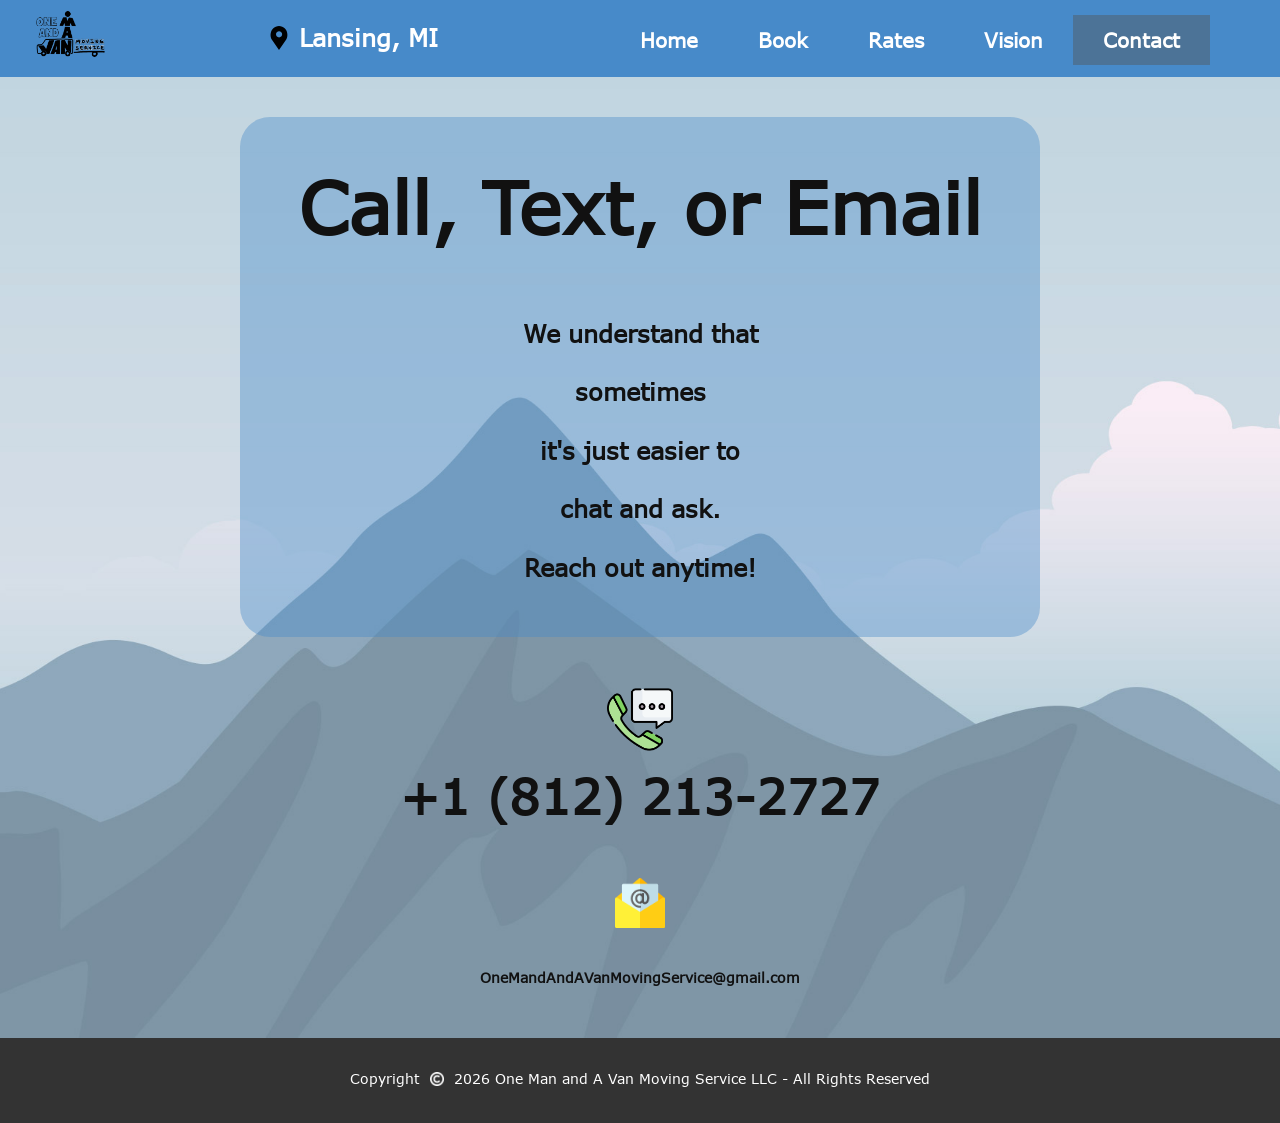
<file: Contact.html>
<!DOCTYPE html>
<html style="font-size: 16px;" lang="en"><head>
    <meta name="viewport" content="width=device-width, initial-scale=1.0">
    <meta charset="utf-8">
    <meta name="keywords" content="">
    <meta name="description" content="">
    <title>Contact</title>
    <link rel="stylesheet" href="nicepage.css" media="screen">
<link rel="stylesheet" href="Contact.css" media="screen">
    <script class="u-script" type="text/javascript" src="jquery.js" defer=""></script>
    <script class="u-script" type="text/javascript" src="nicepage.js" defer=""></script>
    <meta name="generator" content="Nicepage 8.5.22, nicepage.com">
    
    
    
    
    
    <script type="application/ld+json">{
		"@context": "http://schema.org",
		"@type": "Organization",
		"name": "OMAAV",
		"logo": "images/Screenshot_20260328_005034_KeepNotes-1.png"
}</script>
    <meta name="theme-color" content="#478ac9">
    <meta property="og:title" content="Contact">
    <meta property="og:description" content="">
    <meta property="og:type" content="website">
  <script>
    (function() {
    function gdprConfirmed() {
        return true;
    }

    var added = false;
    var currentScript = document.currentScript;

    function insertHTML(html) {
        var container = document.createElement('div');
        container.innerHTML = html;
        container.querySelectorAll('script').forEach(s => {
            const ns = document.createElement('script');
            ns.async = s.async;
            if (s.src) {
                ns.src = s.src;
            } else {
                ns.textContent = s.textContent;
            }
            s.replaceWith(ns);
        });

            var fragment = document.createDocumentFragment();
            fragment.append(...container.childNodes);

            if (currentScript && currentScript.parentNode) {
                currentScript.after(fragment);
            }
    }

    window._npAddGAnalytics = function () {
        if (gdprConfirmed() && !added) {
            var gaBody = "<!-- Google Analytics -->\n    <gascript async src=\"https://www.googletagmanager.com/gtag/js?id=G-HE9X90HKPP\"></gascript>\n    <gascript>\n        window.dataLayer = window.dataLayer || [];\n        function gtag(){dataLayer.push(arguments);}\n        gtag('js', new Date());\n        gtag('config', 'G-HE9X90HKPP');\n    </gascript>\n    <!-- End Google Analytics -->";
            var replacedBody = gaBody.replace(/gascript/g, 'script');
            insertHTML(replacedBody);
            added = true;
        }
    }

    window._npAddGAnalytics();
    })();
    </script><meta name="google-site-verification" content="UugvsbXldPkEnzoYSbY-QNANBWfsxNeOQTG_jylNsZ0"><meta name="referrer" content="origin"><meta data-intl-tel-input-cdn-path="intlTelInput/"></head>
  <body data-path-to-root="./" data-include-products="false" class="u-body u-clearfix u-xl-mode" data-lang="en"><header class="u-clearfix u-header u-palette-1-base u-sticky u-sticky-7f95 u-header" id="header"><div class="u-clearfix u-sheet u-sheet-1">
        <a href="./#block-3" data-page-id="41899200" class="u-image u-logo u-image-1" data-image-width="1080" data-image-height="811">
          <img src="images/Screenshot_20260328_005034_KeepNotes-1.png" class="u-logo-image u-logo-image-1" alt="Hand-drawn Logo. One man and a van moving service. The letters &amp;quot;V A N&amp;quot; fit into the shape of a van. A Stick-figure style man is cleverly made out of the letters &amp;quot;M A&amp;quot; standing directly above the letter &amp;quot;N&amp;quot; in &amp;quot;VAN&amp;quot; to visually complete the word &amp;quot;MAN&amp;quot;. A simple trailer behind the van is &amp;quot;towing&amp;quot; boxes spelling the words &amp;quot;moving service&amp;quot;." title="Home">
        </a>
        <nav class="u-menu u-menu-one-level u-offcanvas u-menu-1" role="navigation">
          <div class="menu-collapse" style="font-size: 1.25rem; letter-spacing: 0px; font-weight: 700;">
            <a class="u-button-style u-custom-active-color u-custom-color u-custom-hover-color u-custom-left-right-menu-spacing u-custom-padding-bottom u-custom-text-active-color u-custom-text-hover-color u-custom-top-bottom-menu-spacing u-hamburger-link u-nav-link u-text-active-palette-1-base u-text-hover-palette-2-base" href="#" tabindex="-1" aria-label="Open menu" aria-controls="e525">
              <svg class="u-svg-link" viewBox="0 0 24 24"><use xlink:href="#menu-hamburger"></use></svg>
              <svg class="u-svg-content" version="1.1" id="menu-hamburger" viewBox="0 0 16 16" x="0px" y="0px" xmlns:xlink="http://www.w3.org/1999/xlink" xmlns="http://www.w3.org/2000/svg"><g><rect y="1" width="16" height="2"></rect><rect y="7" width="16" height="2"></rect><rect y="13" width="16" height="2"></rect>
</g></svg>
            </a>
          </div>
          <div class="u-custom-menu u-nav-container">
            <ul class="u-nav u-unstyled u-nav-1" role="menubar"><li role="none" class="u-nav-item"><a role="menuitem" class="u-active-palette-1-dark-1 u-button-style u-hover-palette-1-light-1 u-nav-link u-palette-1-base u-text-active-white u-text-hover-white u-nav-link-2" href="./">Home</a>
</li><li role="none" class="u-nav-item"><a role="menuitem" class="u-active-palette-1-dark-1 u-button-style u-hover-palette-1-light-1 u-nav-link u-palette-1-base u-text-active-white u-text-hover-white u-nav-link-2" href="Book.html">Book</a>
</li><li role="none" class="u-nav-item"><a role="menuitem" class="u-active-palette-1-dark-1 u-button-style u-hover-palette-1-light-1 u-nav-link u-palette-1-base u-text-active-white u-text-hover-white u-nav-link-2" href="Rates.html">Rates</a>
</li><li role="none" class="u-nav-item"><a role="menuitem" class="u-active-palette-1-dark-1 u-button-style u-hover-palette-1-light-1 u-nav-link u-palette-1-base u-text-active-white u-text-hover-white u-nav-link-2" href="Vision.html">Vision</a>
</li><li role="none" class="u-nav-item"><a role="menuitem" class="u-active-palette-1-dark-1 u-button-style u-hover-palette-1-light-1 u-nav-link u-palette-1-base u-text-active-white u-text-hover-white u-nav-link-2" href="Contact.html">Contact</a>
</li></ul>
          </div>
          <div class="u-custom-menu u-nav-container-collapse" id="e525" role="region" aria-label="Menu panel">
            <div class="u-black u-container-style u-inner-container-layout u-opacity u-opacity-95 u-sidenav">
              <div class="u-inner-container-layout u-sidenav-overflow">
                <div class="u-menu-close" tabindex="-1" aria-label="Close menu"></div>
                <ul class="u-align-center u-nav u-popupmenu-items u-unstyled u-nav-2" role="menubar"><li role="none" class="u-nav-item"><a role="menuitem" class="u-button-style u-nav-link" href="./">Home</a>
</li><li role="none" class="u-nav-item"><a role="menuitem" class="u-button-style u-nav-link" href="Book.html">Book</a>
</li><li role="none" class="u-nav-item"><a role="menuitem" class="u-button-style u-nav-link" href="Rates.html">Rates</a>
</li><li role="none" class="u-nav-item"><a role="menuitem" class="u-button-style u-nav-link" href="Vision.html">Vision</a>
</li><li role="none" class="u-nav-item"><a role="menuitem" class="u-button-style u-nav-link" href="Contact.html">Contact</a>
</li></ul>
              </div>
            </div>
            <div class="u-black u-menu-overlay u-opacity u-opacity-70"></div>
          </div>
        </nav>
        <p class="u-text u-text-default u-text-1">
          <a class="u-active-none u-border-none u-btn u-button-link u-button-style u-hover-none u-none u-text-body-alt-color u-btn-1" href="Book.html" data-page-id="951100001" title="Book"><span class="u-icon u-text-black"><svg class="u-svg-content" viewBox="0 0 54.757 54.757" x="0px" y="0px" style="width: 1em; height: 1em;"><path d="M40.94,5.617C37.318,1.995,32.502,0,27.38,0c-5.123,0-9.938,1.995-13.56,5.617c-6.703,6.702-7.536,19.312-1.804,26.952
	L27.38,54.757L42.721,32.6C48.476,24.929,47.643,12.319,40.94,5.617z M27.557,26c-3.859,0-7-3.141-7-7s3.141-7,7-7s7,3.141,7,7
	S31.416,26,27.557,26z"></path></svg></span>&nbsp;Lansing,​ MI&nbsp; 
          </a>
        </p>
      </div><style class="u-sticky-style" data-style-id="7f95">.u-sticky-fixed.u-sticky-7f95, .u-body.u-sticky-fixed .u-sticky-7f95 {
background-color: #478ac9 !important; background-image: none !important
}.u-sticky-fixed.u-sticky-7f95:before, .u-body.u-sticky-fixed .u-sticky-7f95:before {
background-color: unset !important
} .u-sticky-fixed.u-sticky-7f95 .u-background-video, .u-body.u-sticky-fixed .u-sticky-7f95 .u-background-video {
display: none !important
}</style></header>
    <section class="u-clearfix u-image u-section-1" id="block-1">
      <div class="u-clearfix u-sheet u-valign-middle-xl u-sheet-1">
        <div class="u-container-style u-group u-opacity u-opacity-40 u-palette-1-base u-radius u-shape-round u-group-1">
          <div class="u-container-layout u-container-layout-1">
            <div class="fr-view u-clearfix u-rich-text u-text u-text-1">
              <h1 style="text-align: center;"><span style="font-weight: 700;"><span class="u-text-body-color">Call, Text, or Email</span></span>
              </h1>
              <p style="text-align: center;">
                <br>
              </p>
              <p style="text-align: center;"><span style="font-size: 1.5rem; font-weight: 700;"><span class="u-text-body-color">We understand that</span></span>
              </p>
              <p style="text-align: center;"><span style="font-size: 1.5rem; font-weight: 700;"><span class="u-text-body-color">sometimes</span></span>
              </p>
              <p style="text-align: center;"><span style="font-size: 1.5rem; font-weight: 700;"><span class="u-text-body-color">it's just easier to</span></span>
              </p>
              <p style="text-align: center;"><span style="font-size: 1.5rem; font-weight: 700;"><span class="u-text-body-color">chat and ask.</span></span>
              </p>
              <p style="text-align: center;"><span style="font-size: 1.5rem; font-weight: 700;"><span class="u-text-body-color">Reach out anytime!</span></span>
              </p>
            </div>
          </div>
        </div>
        <a href="tel:+1 (812) 213-2727" class="u-active-none u-align-center-xs u-btn u-btn-rectangle u-button-style u-hover-none u-none u-btn-1"><span class="u-file-icon u-icon u-icon-1"><img src="images/3502039.png" alt=""></span>
          <br>+1 (812) 213-2727
        </a>
        <p class="u-align-center u-text u-text-default-xl u-text-2">
          <a class="u-active-none u-border-none u-btn u-button-link u-button-style u-hover-none u-none u-text-body-color u-btn-2" href="mailto:onemanandavanmovingservice@gmail.com?subject=Moving%20Inquiry!"><span class="u-file-icon u-icon u-icon-2"><img src="images/2374449.png" alt=""></span>
            <br><span style="font-size: 0.875rem;">OneMandAndAVanMovingService@gmail.com</span>
          </a>
        </p>
      </div>
    </section>
    
    
    
    
    <footer class="u-align-center u-clearfix u-container-align-center u-footer u-grey-80 u-footer" id="footer"><div class="u-clearfix u-sheet u-sheet-1">
        <p class="u-small-text u-text u-text-variant u-text-1">Copyright&nbsp;&nbsp;<span class="u-file-icon u-icon u-text-white u-icon-1"><img src="images/3524375-e719b609.png" alt=""></span>&nbsp; 2026 One Man and A Van Moving Service LLC - All Rights Reserved
        </p>
      </div></footer>
    <section class="u-backlink u-clearfix u-grey-80"></section>
  
</body></html>
</file>
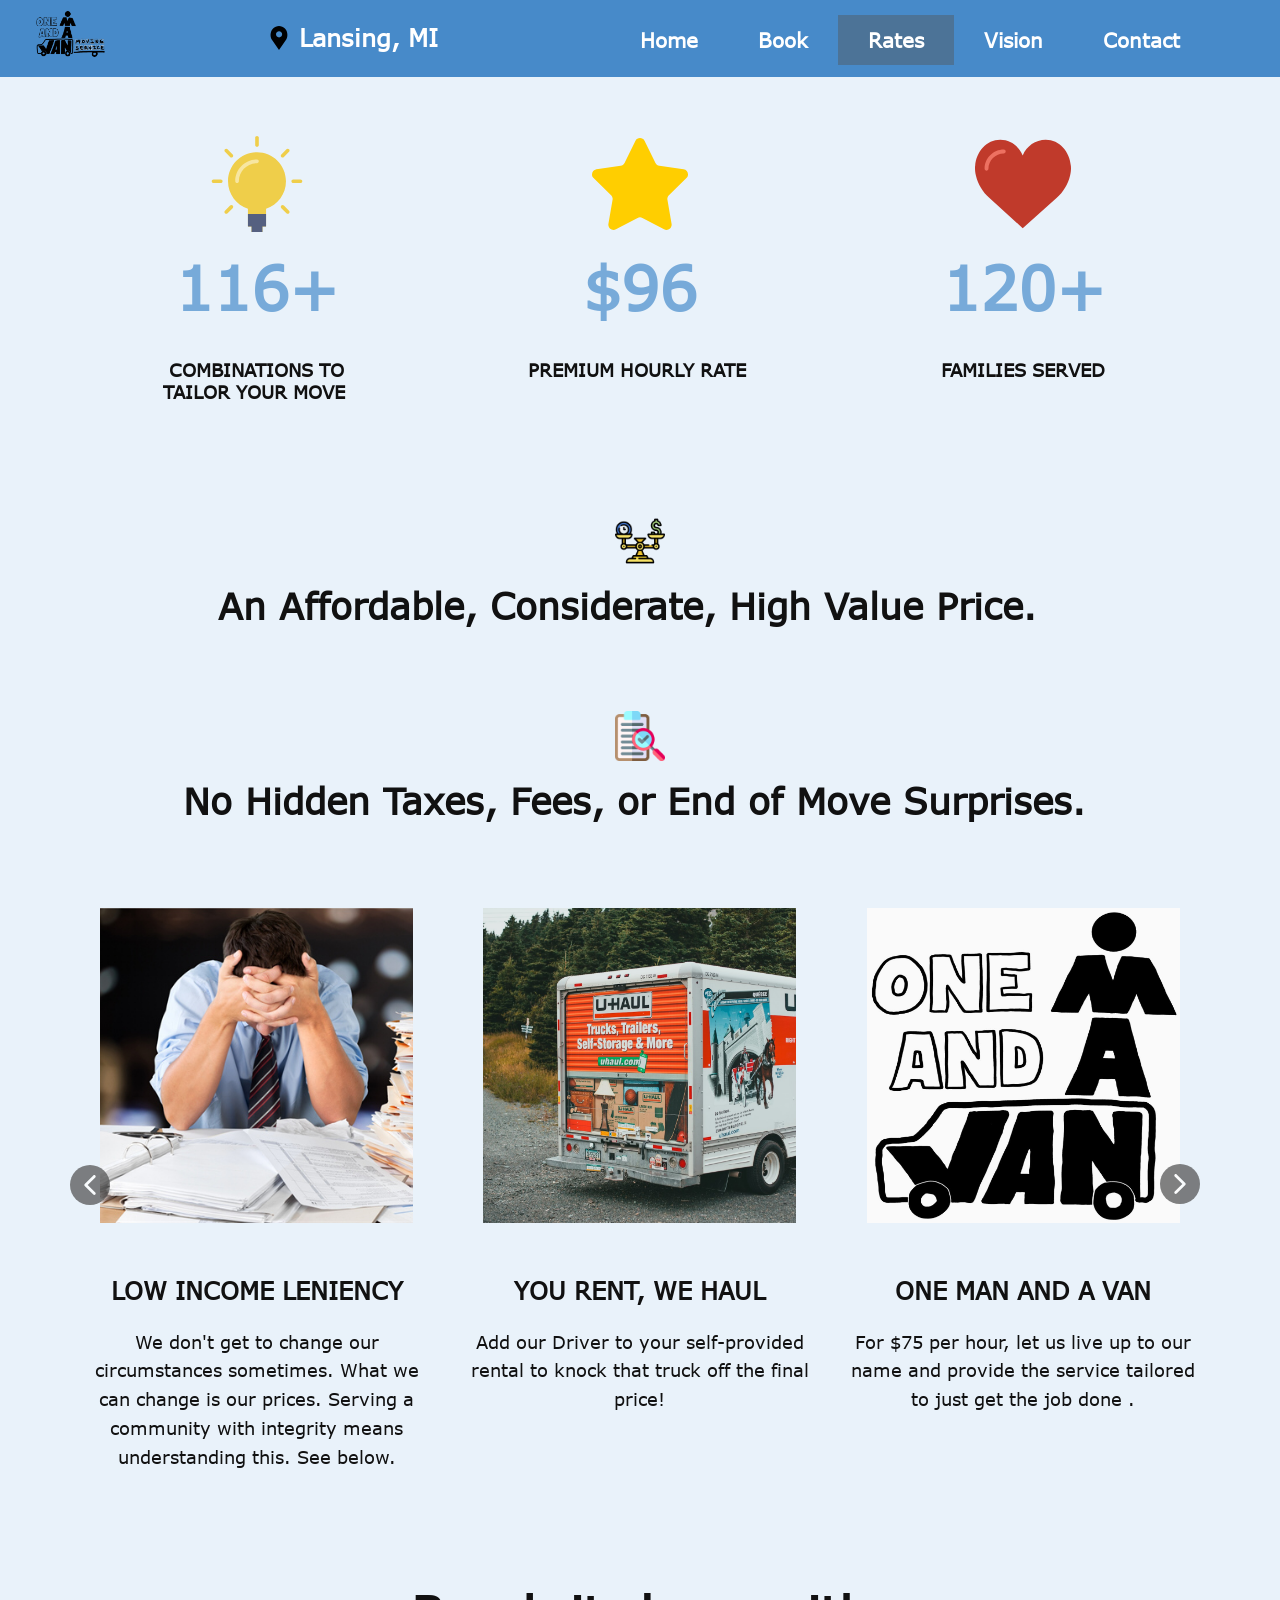
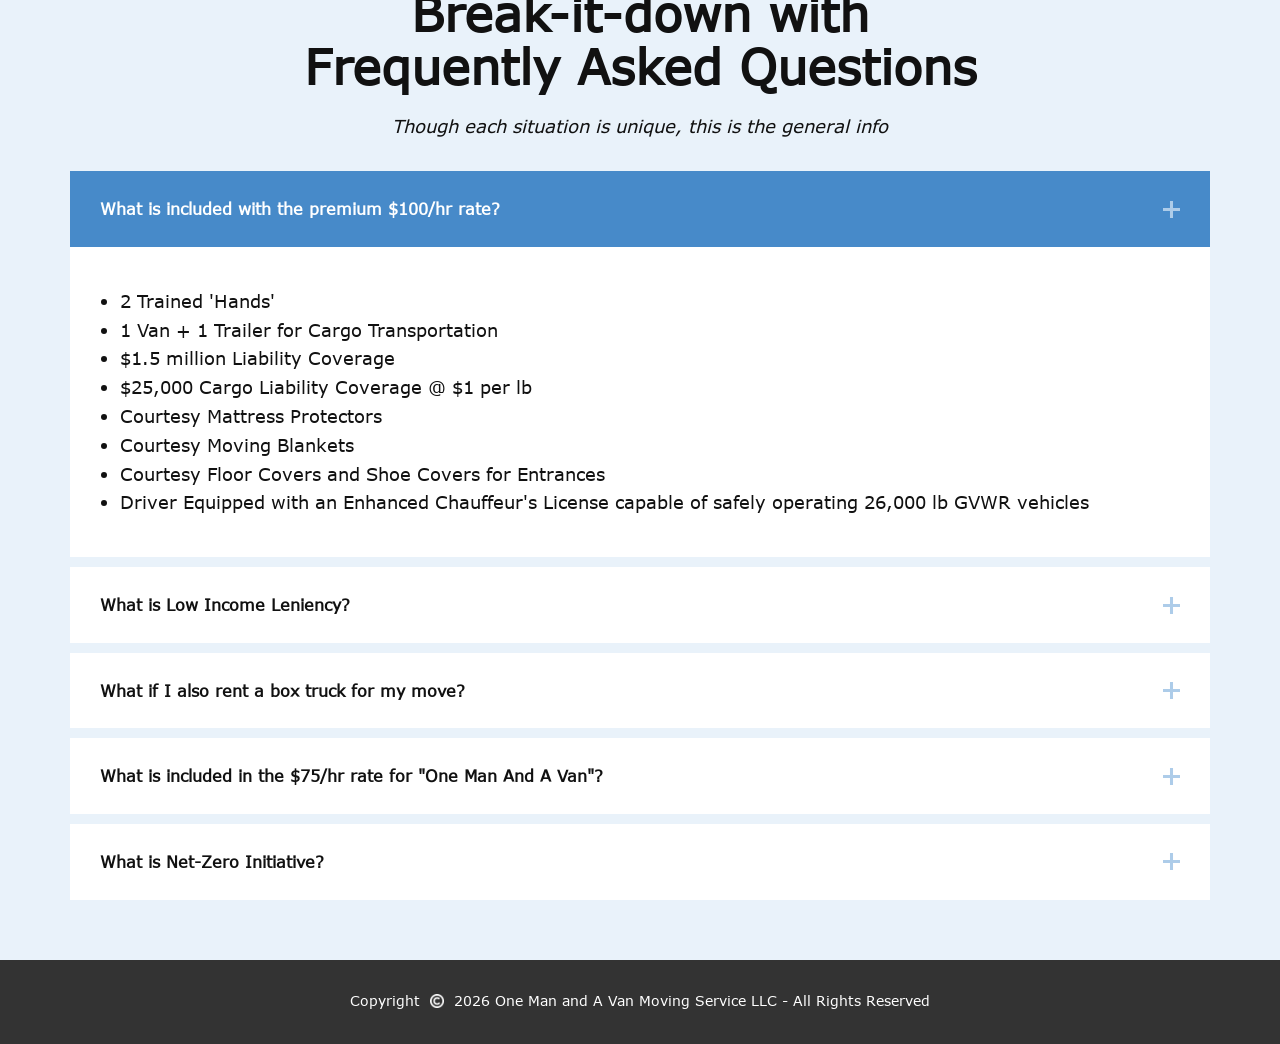
<file: Rates.html>
<!DOCTYPE html>
<html style="font-size: 16px;" lang="en"><head>
    <meta name="viewport" content="width=device-width, initial-scale=1.0">
    <meta charset="utf-8">
    <meta name="keywords" content="">
    <meta name="description" content="">
    <title>Rates</title>
    <link rel="stylesheet" href="nicepage.css" media="screen">
<link rel="stylesheet" href="Rates.css" media="screen">
    <script class="u-script" type="text/javascript" src="jquery.js" defer=""></script>
    <script class="u-script" type="text/javascript" src="nicepage.js" defer=""></script>
    <meta name="generator" content="Nicepage 8.5.22, nicepage.com">
    
    
    
    
    
    
    
    
    <script type="application/ld+json">{
		"@context": "http://schema.org",
		"@type": "Organization",
		"name": "OMAAV",
		"logo": "images/Screenshot_20260328_005034_KeepNotes-1.png"
}</script>
    <meta name="theme-color" content="#478ac9">
    <meta property="og:title" content="Rates">
    <meta property="og:description" content="">
    <meta property="og:type" content="website">
  <script>
    (function() {
    function gdprConfirmed() {
        return true;
    }

    var added = false;
    var currentScript = document.currentScript;

    function insertHTML(html) {
        var container = document.createElement('div');
        container.innerHTML = html;
        container.querySelectorAll('script').forEach(s => {
            const ns = document.createElement('script');
            ns.async = s.async;
            if (s.src) {
                ns.src = s.src;
            } else {
                ns.textContent = s.textContent;
            }
            s.replaceWith(ns);
        });

            var fragment = document.createDocumentFragment();
            fragment.append(...container.childNodes);

            if (currentScript && currentScript.parentNode) {
                currentScript.after(fragment);
            }
    }

    window._npAddGAnalytics = function () {
        if (gdprConfirmed() && !added) {
            var gaBody = "<!-- Google Analytics -->\n    <gascript async src=\"https://www.googletagmanager.com/gtag/js?id=G-HE9X90HKPP\"></gascript>\n    <gascript>\n        window.dataLayer = window.dataLayer || [];\n        function gtag(){dataLayer.push(arguments);}\n        gtag('js', new Date());\n        gtag('config', 'G-HE9X90HKPP');\n    </gascript>\n    <!-- End Google Analytics -->";
            var replacedBody = gaBody.replace(/gascript/g, 'script');
            insertHTML(replacedBody);
            added = true;
        }
    }

    window._npAddGAnalytics();
    })();
    </script><meta name="google-site-verification" content="UugvsbXldPkEnzoYSbY-QNANBWfsxNeOQTG_jylNsZ0"><meta name="referrer" content="origin"><meta data-intl-tel-input-cdn-path="intlTelInput/"></head>
  <body data-path-to-root="./" data-include-products="false" class="u-body u-clearfix u-xl-mode" data-lang="en"><header class="u-clearfix u-header u-palette-1-base u-sticky u-sticky-7f95 u-header" id="header"><div class="u-clearfix u-sheet u-sheet-1">
        <a href="./#block-3" data-page-id="41899200" class="u-image u-logo u-image-1" data-image-width="1080" data-image-height="811">
          <img src="images/Screenshot_20260328_005034_KeepNotes-1.png" class="u-logo-image u-logo-image-1" alt="Hand-drawn Logo. One man and a van moving service. The letters &amp;quot;V A N&amp;quot; fit into the shape of a van. A Stick-figure style man is cleverly made out of the letters &amp;quot;M A&amp;quot; standing directly above the letter &amp;quot;N&amp;quot; in &amp;quot;VAN&amp;quot; to visually complete the word &amp;quot;MAN&amp;quot;. A simple trailer behind the van is &amp;quot;towing&amp;quot; boxes spelling the words &amp;quot;moving service&amp;quot;." title="Home">
        </a>
        <nav class="u-menu u-menu-one-level u-offcanvas u-menu-1" role="navigation">
          <div class="menu-collapse" style="font-size: 1.25rem; letter-spacing: 0px; font-weight: 700;">
            <a class="u-button-style u-custom-active-color u-custom-color u-custom-hover-color u-custom-left-right-menu-spacing u-custom-padding-bottom u-custom-text-active-color u-custom-text-hover-color u-custom-top-bottom-menu-spacing u-hamburger-link u-nav-link u-text-active-palette-1-base u-text-hover-palette-2-base" href="#" tabindex="-1" aria-label="Open menu" aria-controls="e525">
              <svg class="u-svg-link" viewBox="0 0 24 24"><use xlink:href="#menu-hamburger"></use></svg>
              <svg class="u-svg-content" version="1.1" id="menu-hamburger" viewBox="0 0 16 16" x="0px" y="0px" xmlns:xlink="http://www.w3.org/1999/xlink" xmlns="http://www.w3.org/2000/svg"><g><rect y="1" width="16" height="2"></rect><rect y="7" width="16" height="2"></rect><rect y="13" width="16" height="2"></rect>
</g></svg>
            </a>
          </div>
          <div class="u-custom-menu u-nav-container">
            <ul class="u-nav u-unstyled u-nav-1" role="menubar"><li role="none" class="u-nav-item"><a role="menuitem" class="u-active-palette-1-dark-1 u-button-style u-hover-palette-1-light-1 u-nav-link u-palette-1-base u-text-active-white u-text-hover-white u-nav-link-2" href="./">Home</a>
</li><li role="none" class="u-nav-item"><a role="menuitem" class="u-active-palette-1-dark-1 u-button-style u-hover-palette-1-light-1 u-nav-link u-palette-1-base u-text-active-white u-text-hover-white u-nav-link-2" href="Book.html">Book</a>
</li><li role="none" class="u-nav-item"><a role="menuitem" class="u-active-palette-1-dark-1 u-button-style u-hover-palette-1-light-1 u-nav-link u-palette-1-base u-text-active-white u-text-hover-white u-nav-link-2" href="Rates.html">Rates</a>
</li><li role="none" class="u-nav-item"><a role="menuitem" class="u-active-palette-1-dark-1 u-button-style u-hover-palette-1-light-1 u-nav-link u-palette-1-base u-text-active-white u-text-hover-white u-nav-link-2" href="Vision.html">Vision</a>
</li><li role="none" class="u-nav-item"><a role="menuitem" class="u-active-palette-1-dark-1 u-button-style u-hover-palette-1-light-1 u-nav-link u-palette-1-base u-text-active-white u-text-hover-white u-nav-link-2" href="Contact.html">Contact</a>
</li></ul>
          </div>
          <div class="u-custom-menu u-nav-container-collapse" id="e525" role="region" aria-label="Menu panel">
            <div class="u-black u-container-style u-inner-container-layout u-opacity u-opacity-95 u-sidenav">
              <div class="u-inner-container-layout u-sidenav-overflow">
                <div class="u-menu-close" tabindex="-1" aria-label="Close menu"></div>
                <ul class="u-align-center u-nav u-popupmenu-items u-unstyled u-nav-2" role="menubar"><li role="none" class="u-nav-item"><a role="menuitem" class="u-button-style u-nav-link" href="./">Home</a>
</li><li role="none" class="u-nav-item"><a role="menuitem" class="u-button-style u-nav-link" href="Book.html">Book</a>
</li><li role="none" class="u-nav-item"><a role="menuitem" class="u-button-style u-nav-link" href="Rates.html">Rates</a>
</li><li role="none" class="u-nav-item"><a role="menuitem" class="u-button-style u-nav-link" href="Vision.html">Vision</a>
</li><li role="none" class="u-nav-item"><a role="menuitem" class="u-button-style u-nav-link" href="Contact.html">Contact</a>
</li></ul>
              </div>
            </div>
            <div class="u-black u-menu-overlay u-opacity u-opacity-70"></div>
          </div>
        </nav>
        <p class="u-text u-text-default u-text-1">
          <a class="u-active-none u-border-none u-btn u-button-link u-button-style u-hover-none u-none u-text-body-alt-color u-btn-1" href="Book.html" data-page-id="951100001" title="Book"><span class="u-icon u-text-black"><svg class="u-svg-content" viewBox="0 0 54.757 54.757" x="0px" y="0px" style="width: 1em; height: 1em;"><path d="M40.94,5.617C37.318,1.995,32.502,0,27.38,0c-5.123,0-9.938,1.995-13.56,5.617c-6.703,6.702-7.536,19.312-1.804,26.952
	L27.38,54.757L42.721,32.6C48.476,24.929,47.643,12.319,40.94,5.617z M27.557,26c-3.859,0-7-3.141-7-7s3.141-7,7-7s7,3.141,7,7
	S31.416,26,27.557,26z"></path></svg></span>&nbsp;Lansing,​ MI&nbsp; 
          </a>
        </p>
      </div><style class="u-sticky-style" data-style-id="7f95">.u-sticky-fixed.u-sticky-7f95, .u-body.u-sticky-fixed .u-sticky-7f95 {
background-color: #478ac9 !important; background-image: none !important
}.u-sticky-fixed.u-sticky-7f95:before, .u-body.u-sticky-fixed .u-sticky-7f95:before {
background-color: unset !important
} .u-sticky-fixed.u-sticky-7f95 .u-background-video, .u-body.u-sticky-fixed .u-sticky-7f95 .u-background-video {
display: none !important
}</style></header>
    <section class="u-align-center u-clearfix u-container-align-center u-palette-1-light-3 u-section-1" id="block-9">
      <div class="u-clearfix u-sheet u-sheet-1">
        <div class="u-expanded-width u-list u-list-1">
          <div class="u-repeater u-repeater-1">
            <div class="u-container-align-center-md u-container-align-center-sm u-container-align-center-xs u-container-style u-list-item u-repeater-item">
              <div class="u-container-layout u-similar-container u-valign-middle-md u-valign-top-lg u-valign-top-sm u-valign-top-xs u-container-layout-1"><span class="u-align-center u-icon u-icon-1"><svg class="u-svg-link" preserveAspectRatio="xMidYMin slice" viewBox="0 0 53 53" style=""><use xlink:href="#svg-e7e0"></use></svg><svg class="u-svg-content" viewBox="0 0 53 53" x="0px" y="0px" id="svg-e7e0" style="enable-background:new 0 0 53 53;"><path style="fill:#EFCE4A;" d="M26.5,9c-8.837,0-16,7.164-16,16c0,7.089,4.615,13.091,11,15.192V50h2v3h6v-3h2v-9.808
	c6.385-2.101,11-8.103,11-15.192C42.5,16.164,35.337,9,26.5,9z"></path><g><path style="fill:#EFCE4A;" d="M26.5,0c-0.553,0-1,0.447-1,1v4c0,0.553,0.447,1,1,1s1-0.447,1-1V1C27.5,0.447,27.053,0,26.5,0z"></path><path style="fill:#EFCE4A;" d="M50.5,24h-4c-0.553,0-1,0.447-1,1s0.447,1,1,1h4c0.553,0,1-0.447,1-1S51.053,24,50.5,24z"></path><path style="fill:#EFCE4A;" d="M6.5,24h-4c-0.553,0-1,0.447-1,1s0.447,1,1,1h4c0.553,0,1-0.447,1-1S7.053,24,6.5,24z"></path><path style="fill:#EFCE4A;" d="M42.764,7.322l-2.828,2.828c-0.391,0.391-0.391,1.023,0,1.414c0.195,0.195,0.451,0.293,0.707,0.293
		s0.512-0.098,0.707-0.293l2.828-2.828c0.391-0.391,0.391-1.023,0-1.414S43.154,6.932,42.764,7.322z"></path><path style="fill:#EFCE4A;" d="M11.65,38.436l-2.828,2.828c-0.391,0.391-0.391,1.023,0,1.414c0.195,0.195,0.451,0.293,0.707,0.293
		s0.512-0.098,0.707-0.293l2.828-2.828c0.391-0.391,0.391-1.023,0-1.414S12.041,38.045,11.65,38.436z"></path><path style="fill:#EFCE4A;" d="M41.35,38.436c-0.391-0.391-1.023-0.391-1.414,0s-0.391,1.023,0,1.414l2.828,2.828
		c0.195,0.195,0.451,0.293,0.707,0.293s0.512-0.098,0.707-0.293c0.391-0.391,0.391-1.023,0-1.414L41.35,38.436z"></path><path style="fill:#EFCE4A;" d="M10.236,7.322c-0.391-0.391-1.023-0.391-1.414,0s-0.391,1.023,0,1.414l2.828,2.828
		c0.195,0.195,0.451,0.293,0.707,0.293s0.512-0.098,0.707-0.293c0.391-0.391,0.391-1.023,0-1.414L10.236,7.322z"></path>
</g><path style="fill:#F7E6A1;" d="M15.5,26c-0.553,0-1-0.447-1-1c0-6.617,5.383-12,12-12c0.553,0,1,0.447,1,1s-0.447,1-1,1
	c-5.514,0-10,4.486-10,10C16.5,25.553,16.053,26,15.5,26z"></path><polygon style="fill:#556080;" points="21.5,43 21.5,50 23.5,50 23.5,53 29.5,53 29.5,50 31.5,50 31.5,43 "></polygon></svg></span>
                <h3 class="u-align-center u-text u-text-default u-text-palette-1-light-1 u-text-1" data-animation-name="counter" data-animation-event="scroll" data-animation-duration="3000">120+</h3>
                <h6 class="u-align-center u-text u-text-2">Combinations to<br>Tailor your Move&nbsp;
                </h6>
              </div>
            </div>
            <div class="u-align-center u-container-align-center u-container-style u-list-item u-repeater-item">
              <div class="u-container-layout u-similar-container u-valign-middle-md u-valign-top-lg u-valign-top-sm u-valign-top-xs u-container-layout-2"><span class="u-align-center u-icon u-text-custom-color-7 u-icon-2"><svg class="u-svg-link" preserveAspectRatio="xMidYMin slice" viewBox="0 0 47.94 47.94" style=""><use xlink:href="#svg-30b6"></use></svg><svg class="u-svg-content" viewBox="0 0 47.94 47.94" x="0px" y="0px" id="svg-30b6" style="enable-background:new 0 0 47.94 47.94;"><path style="fill:currentColor;" d="M26.285,2.486l5.407,10.956c0.376,0.762,1.103,1.29,1.944,1.412l12.091,1.757
	c2.118,0.308,2.963,2.91,1.431,4.403l-8.749,8.528c-0.608,0.593-0.886,1.448-0.742,2.285l2.065,12.042
	c0.362,2.109-1.852,3.717-3.746,2.722l-10.814-5.685c-0.752-0.395-1.651-0.395-2.403,0l-10.814,5.685
	c-1.894,0.996-4.108-0.613-3.746-2.722l2.065-12.042c0.144-0.837-0.134-1.692-0.742-2.285l-8.749-8.528
	c-1.532-1.494-0.687-4.096,1.431-4.403l12.091-1.757c0.841-0.122,1.568-0.65,1.944-1.412l5.407-10.956
	C22.602,0.567,25.338,0.567,26.285,2.486z"></path></svg></span>
                <h3 class="u-align-center u-text u-text-default u-text-palette-1-light-1 u-text-3" data-animation-name="counter" data-animation-event="scroll" data-animation-duration="3000">$100</h3>
                <h6 class="u-align-center u-text u-text-4">Premium Hourly Rate&nbsp;</h6>
              </div>
            </div>
            <div class="u-align-center u-container-align-center u-container-style u-list-item u-repeater-item">
              <div class="u-container-layout u-similar-container u-valign-middle-md u-valign-top-lg u-valign-top-sm u-valign-top-xs u-container-layout-3"><span class="u-align-center u-icon u-icon-3"><svg class="u-svg-link" preserveAspectRatio="xMidYMin slice" viewBox="0 0 50 50" style=""><use xlink:href="#svg-3d43"></use></svg><svg class="u-svg-content" viewBox="0 0 50 50" x="0px" y="0px" id="svg-3d43" style="enable-background:new 0 0 50 50;"><path style="fill:#C03A2B;" d="M24.85,10.126c2.018-4.783,6.628-8.125,11.99-8.125c7.223,0,12.425,6.179,13.079,13.543
	c0,0,0.353,1.828-0.424,5.119c-1.058,4.482-3.545,8.464-6.898,11.503L24.85,48L7.402,32.165c-3.353-3.038-5.84-7.021-6.898-11.503
	c-0.777-3.291-0.424-5.119-0.424-5.119C0.734,8.179,5.936,2,13.159,2C18.522,2,22.832,5.343,24.85,10.126z"></path><path style="fill:#ED7161;" d="M6,18.078c-0.553,0-1-0.447-1-1c0-5.514,4.486-10,10-10c0.553,0,1,0.447,1,1s-0.447,1-1,1
	c-4.411,0-8,3.589-8,8C7,17.631,6.553,18.078,6,18.078z"></path></svg></span>
                <h3 class="u-align-center u-text u-text-default u-text-palette-1-light-1 u-text-5" data-animation-name="counter" data-animation-event="scroll" data-animation-duration="3000">125+</h3>
                <h6 class="u-align-center u-text u-text-6">Families Served</h6>
              </div>
            </div>
          </div>
        </div>
      </div>
    </section>
    <section class="u-clearfix u-palette-1-light-3 u-section-2" id="block-1">
      <div class="u-clearfix u-sheet u-sheet-1">
        <p class="u-align-center u-text u-text-1"><span class="u-file-icon u-icon u-icon-1"><img src="images/4844476.png" alt=""></span>
          <br>An Affordable, Considerate, High Value Price.&nbsp;&nbsp;<br>
          <br><span class="u-file-icon u-icon u-icon-2"><img src="images/5075963.png" alt=""></span>
          <br>No Hidden Taxes, Fees, or End of Move Surprises.&nbsp;
        </p>
      </div>
    </section>
    <section class="u-align-center u-clearfix u-container-align-center u-palette-1-light-3 u-section-3" id="block-3">
      <div class="u-clearfix u-sheet u-valign-middle-lg u-valign-middle-md u-valign-middle-sm u-valign-middle-xs u-sheet-1">
        <div class="u-expanded-width u-layout-horizontal u-list u-list-1">
          <div class="u-repeater u-repeater-1">
            <div class="u-container-style u-list-item u-repeater-item">
              <div class="u-container-layout u-similar-container u-valign-bottom-lg u-valign-bottom-sm u-container-layout-1">
                <img class="custom-expanded u-align-center u-image u-image-default u-image-1" src="images/agZMBjigy4IbFuLGZfnKDGt5g4j4R41lYvg1VtEUOrEO6g.jpeg" alt="" data-image-width="500" data-image-height="375">
                <h4 class="u-align-center u-text u-text-default u-text-1">Low Income Leniency</h4>
                <p class="u-align-center u-text u-text-default u-text-2">We don't get to change our circumstances sometimes. What we can change is our prices. Serving a community with integrity means understanding this. See below.</p>
              </div>
            </div>
            <div class="u-container-style u-list-item u-repeater-item">
              <div class="u-container-layout u-similar-container u-valign-bottom-lg u-valign-bottom-sm u-container-layout-2">
                <img class="custom-expanded u-align-center u-image u-image-default u-image-2" src="images/photo-1628481103119-01ff0d3178d3.jpeg" alt="" data-image-width="1080" data-image-height="1620">
                <h4 class="u-align-center u-text u-text-default u-text-3"> You Rent, We Haul</h4>
                <p class="u-align-center u-text u-text-default u-text-4"> Add our Driver to your self-provided rental to knock that truck off the final price!</p>
              </div>
            </div>
            <div class="u-container-style u-list-item u-repeater-item">
              <div class="u-container-layout u-similar-container u-valign-bottom-lg u-valign-bottom-sm u-container-layout-3">
                <img class="custom-expanded u-align-center u-image u-image-default u-image-3" src="images/Screenshot_20260328_005301_KeepNotes1.jpg" alt="" data-image-width="1200" data-image-height="1300">
                <h4 class="u-align-center u-text u-text-default u-text-5">One man and a van</h4>
                <p class="u-align-center u-text u-text-default u-text-6">For $75 per hour, let us live up to our name and provide the service tailored to just get the job done .</p>
              </div>
            </div>
            <div class="u-container-style u-list-item u-repeater-item">
              <div class="u-container-layout u-similar-container u-valign-bottom-lg u-valign-bottom-sm u-container-layout-4">
                <img class="custom-expanded u-align-center u-image u-image-default u-image-4" src="images/photo-1665937445373-6e263372f0f2.jpeg" alt="" data-image-width="1280" data-image-height="853">
                <h4 class="u-align-center u-text u-text-default u-text-7">Net-Zero Initiative</h4>
                <p class="u-align-center u-text u-text-default u-text-8">Ask about using our donated &amp; structurally sound moving boxes for free, or borrow our clear 70 qt storage tubs via a fully refundable deposit! </p>
              </div>
            </div>
          </div>
          <a class="u-gallery-nav u-gallery-nav-prev u-grey-70 u-icon-circle u-opacity u-opacity-70 u-spacing-10 u-text-white u-gallery-nav-1" href="#" role="button"><span aria-hidden="true">
              <svg viewBox="0 0 451.847 451.847"><path d="M97.141,225.92c0-8.095,3.091-16.192,9.259-22.366L300.689,9.27c12.359-12.359,32.397-12.359,44.751,0
c12.354,12.354,12.354,32.388,0,44.748L173.525,225.92l171.903,171.909c12.354,12.354,12.354,32.391,0,44.744
c-12.354,12.365-32.386,12.365-44.745,0l-194.29-194.281C100.226,242.115,97.141,234.018,97.141,225.92z"></path></svg></span><span class="sr-only">
              <svg viewBox="0 0 451.847 451.847"><path d="M97.141,225.92c0-8.095,3.091-16.192,9.259-22.366L300.689,9.27c12.359-12.359,32.397-12.359,44.751,0
c12.354,12.354,12.354,32.388,0,44.748L173.525,225.92l171.903,171.909c12.354,12.354,12.354,32.391,0,44.744
c-12.354,12.365-32.386,12.365-44.745,0l-194.29-194.281C100.226,242.115,97.141,234.018,97.141,225.92z"></path></svg></span>
          </a>
          <a class="u-absolute-vcenter u-gallery-nav u-gallery-nav-next u-grey-70 u-icon-circle u-opacity u-opacity-70 u-spacing-10 u-text-white u-gallery-nav-2" href="#" role="button"><span aria-hidden="true">
              <svg viewBox="0 0 451.846 451.847"><path d="M345.441,248.292L151.154,442.573c-12.359,12.365-32.397,12.365-44.75,0c-12.354-12.354-12.354-32.391,0-44.744
L278.318,225.92L106.409,54.017c-12.354-12.359-12.354-32.394,0-44.748c12.354-12.359,32.391-12.359,44.75,0l194.287,194.284
c6.177,6.18,9.262,14.271,9.262,22.366C354.708,234.018,351.617,242.115,345.441,248.292z"></path></svg></span><span class="sr-only">
              <svg viewBox="0 0 451.846 451.847"><path d="M345.441,248.292L151.154,442.573c-12.359,12.365-32.397,12.365-44.75,0c-12.354-12.354-12.354-32.391,0-44.744
L278.318,225.92L106.409,54.017c-12.354-12.359-12.354-32.394,0-44.748c12.354-12.359,32.391-12.359,44.75,0l194.287,194.284
c6.177,6.18,9.262,14.271,9.262,22.366C354.708,234.018,351.617,242.115,345.441,248.292z"></path></svg></span>
          </a>
        </div>
      </div>
    </section>
    <section class="u-align-center u-clearfix u-container-align-center u-palette-1-light-3 u-section-4" id="block-7">
      <div class="u-clearfix u-sheet u-valign-middle u-sheet-1">
        <h2 class="u-custom-font u-text u-text-default u-text-font u-text-1">Break-it-down with<br>Frequently Asked Questions
        </h2>
        <p class="u-text u-text-2">Though each situation is unique, this is the general info </p>
        <div class="u-accordion u-expanded-width u-faq u-spacing-10 u-accordion-1" role="tablist">
          <div class="u-accordion-item">
            <a class="active u-accordion-link u-active-palette-1-base u-button-style u-hover-palette-1-base u-white u-accordion-link-1" id="link-accordion-f600" aria-controls="accordion-f600" aria-selected="true" role="tab"><span class="u-accordion-link-text">What is included with the premium $100/hr rate?</span><span class="u-accordion-link-icon u-icon u-text-palette-1-light-2 u-icon-1"><svg class="u-svg-link" preserveAspectRatio="xMidYMin slice" viewBox="0 0 448 448" style=""><use xmlns:xlink="http://www.w3.org/1999/xlink" xlink:href="#svg-fe6a"></use></svg><svg class="u-svg-content" viewBox="0 0 448 448" id="svg-fe6a" style=""><path d="m272 184c-4.417969 0-8-3.582031-8-8v-176h-80v176c0 4.417969-3.582031 8-8 8h-176v80h176c4.417969 0 8 3.582031 8 8v176h80v-176c0-4.417969 3.582031-8 8-8h176v-80zm0 0"></path></svg></span>
            </a>
            <div class="u-accordion-active u-accordion-pane u-container-style u-white u-accordion-pane-1" id="accordion-f600" aria-labelledby="link-accordion-f600" role="tabpanel">
              <div class="u-container-layout u-container-layout-1">
                <div class="fr-view u-align-left u-clearfix u-rich-text u-text u-text-3">
                  <ul>
                    <li><span class="u-custom-font" style="font-family: Verdana;">2 Trained 'Hands'</span>
                    </li>
                    <li><span class="u-custom-font" style="font-family: Verdana;">1 Van + 1 Trailer for Cargo Transportation</span>
                    </li>
                    <li>$1.5 million Liability Coverage</li>
                    <li>$25,000 Cargo Liability Coverage @ $1 per lb</li>
                    <li>Courtesy Mattress Protectors</li>
                    <li>Courtesy Moving Blankets</li>
                    <li>Courtesy Floor Covers and Shoe Covers for Entrances</li>
                    <li id="isPasted">Driver Equipped with an Enhanced Chauffeur's License capable of safely operating 26,000 lb GVWR vehicles</li>
                  </ul>
                </div>
              </div>
            </div>
          </div>
          <div class="u-accordion-item">
            <a class="u-accordion-link u-active-palette-1-base u-button-style u-hover-palette-1-base u-white u-accordion-link-2" id="link-accordion-72f4" aria-controls="accordion-72f4" aria-selected="false" role="tab"><span class="u-accordion-link-text">What is Low Income Leniency?</span><span class="u-accordion-link-icon u-icon u-text-palette-1-light-2 u-icon-2"><svg class="u-svg-link" preserveAspectRatio="xMidYMin slice" viewBox="0 0 448 448" style=""><use xmlns:xlink="http://www.w3.org/1999/xlink" xlink:href="#svg-85d7"></use></svg><svg class="u-svg-content" viewBox="0 0 448 448" id="svg-85d7" style=""><path d="m272 184c-4.417969 0-8-3.582031-8-8v-176h-80v176c0 4.417969-3.582031 8-8 8h-176v80h176c4.417969 0 8 3.582031 8 8v176h80v-176c0-4.417969 3.582031-8 8-8h176v-80zm0 0"></path></svg></span>
            </a>
            <div class="u-accordion-pane u-container-style u-white u-accordion-pane-2" id="accordion-72f4" aria-labelledby="link-accordion-72f4" role="tabpanel">
              <div class="u-container-layout u-container-layout-2">
                <div class="fr-view u-clearfix u-rich-text u-text">
                  <p>Provide visual, in-person proof of the household's tax return or unemployment to qualify into reduced rates.&nbsp;</p>
                  <p>The qualifications follow the Federal Poverty Level- Click <a href="https://mdhhs-pres-prod.michigan.gov/olmweb/ex/rf/public/rft/260.pdf" target="_blank" rel="noopener noreferrer"></a><span style="font-weight: 700;">
                      <a class="u-active-none u-border-none u-btn u-button-link u-button-style u-hover-none u-none u-text-palette-1-base u-btn-1" href="https://aspe.hhs.gov/topics/poverty-economic-mobility/poverty-guidelines" rel="noopener noreferrer nofollow" target="_blank">here</a></span> to see the <a href="//healthcare.gov">.gov</a> info page
                  </p>
                  <ul>
                    <li>$5/hr rate reduction for households within 200% of the federal poverty level</li>
                    <li>$10/hr rate reduction for households within the federal poverty level</li>
                  </ul>
                  <p>Unexpected, strenuous financial situations can be hard to prove, but we are more than willing to work something out</p>
                </div>
              </div>
            </div>
          </div>
          <div class="u-accordion-item">
            <a class="u-accordion-link u-active-palette-1-base u-button-style u-hover-palette-1-base u-white u-accordion-link-3" id="link-accordion-854e" aria-controls="accordion-854e" aria-selected="false" role="tab"><span class="u-accordion-link-text">What if I also rent a box truck for my move?</span><span class="u-accordion-link-icon u-icon u-text-palette-1-light-2 u-icon-3"><svg class="u-svg-link" preserveAspectRatio="xMidYMin slice" viewBox="0 0 448 448" style=""><use xmlns:xlink="http://www.w3.org/1999/xlink" xlink:href="#svg-7f79"></use></svg><svg class="u-svg-content" viewBox="0 0 448 448" id="svg-7f79" style=""><path d="m272 184c-4.417969 0-8-3.582031-8-8v-176h-80v176c0 4.417969-3.582031 8-8 8h-176v80h176c4.417969 0 8 3.582031 8 8v176h80v-176c0-4.417969 3.582031-8 8-8h176v-80zm0 0"></path></svg></span>
            </a>
            <div class="u-accordion-pane u-container-style u-white u-accordion-pane-3" id="accordion-854e" aria-labelledby="link-accordion-854e" role="tabpanel">
              <div class="u-container-layout u-container-layout-3">
                <div class="fr-view u-clearfix u-rich-text u-text">
                  <ul>
                    <li>Show your receipt to knock off the base truck rental price off the final bill!</li>
                    <li>Also, add us as the free secondary driver, and we can operate the truck for you as well!<ul>
                        <li>Our driver is equipped with an Enhanced Chauffeur's License which means they can safely operate a motor vehicle with a Gross Vehicle Weight Rating (GVWR) up to 26,000 lbs (such as 29 foot box trucks)</li>
                      </ul>
                    </li>
                  </ul>
                </div>
              </div>
            </div>
          </div>
          <div class="u-accordion-item">
            <a class="u-accordion-link u-active-palette-1-base u-button-style u-hover-palette-1-base u-white u-accordion-link-4" id="link-52db" role="tab" aria-controls="52db" aria-selected="false"><span class="u-accordion-link-text">What is included in the $75/hr rate for "One Man And A Van"?</span><span class="u-accordion-link-icon u-icon u-text-palette-1-light-2 u-icon-4"><svg class="u-svg-link" preserveAspectRatio="xMidYMin slice" viewBox="0 0 448 448" style=""><use xlink:href="#svg-5455"></use></svg><svg class="u-svg-content" viewBox="0 0 448 448" id="svg-5455"><path d="m272 184c-4.417969 0-8-3.582031-8-8v-176h-80v176c0 4.417969-3.582031 8-8 8h-176v80h176c4.417969 0 8 3.582031 8 8v176h80v-176c0-4.417969 3.582031-8 8-8h176v-80zm0 0"></path></svg></span>
            </a>
            <div class="u-accordion-pane u-container-style u-white u-accordion-pane-4" id="52db" role="tabpanel" aria-labelledby="link-52db">
              <div class="u-container-layout u-container-layout-4">
                <div class="fr-view u-clearfix u-rich-text u-text">
                  <p>Nearly everything as the the normal rate! The main difference is obvious, as it will only be-</p>
                  <ul id="isPasted">
                    <li>1 Trained 'Hand'</li>
                  </ul>
                  <p>And then all the previous can still be available-</p>
                  <ul id="isPasted">
                    <li>1 Van + 1 Trailer for Cargo Transportation</li>
                    <li>$1.5 million Liability Coverage</li>
                    <li>$25,000 Cargo Liability Coverage @ $1 per lb</li>
                    <li>Courtesy Mattress Protectors</li>
                    <li>Courtesy Moving Blankets</li>
                    <li>Courtesy Floor Covers and Shoe Covers for Entrances</li>
                    <li>Driver Equipped with an Enhanced Chauffeur's License capable of safely operating 26,000 lb GVWR vehicles</li>
                  </ul>
                </div>
              </div>
            </div>
          </div>
          <div class="u-accordion-item">
            <a class="u-accordion-link u-active-palette-1-base u-button-style u-hover-palette-1-base u-white u-accordion-link-5" id="link-cf8f" role="tab" aria-controls="cf8f" aria-selected="false"><span class="u-accordion-link-text">What is Net-Zero Initiative?</span><span class="u-accordion-link-icon u-icon u-text-palette-1-light-2 u-icon-5"><svg class="u-svg-link" preserveAspectRatio="xMidYMin slice" viewBox="0 0 448 448" style=""><use xlink:href="#svg-71cf"></use></svg><svg class="u-svg-content" viewBox="0 0 448 448" id="svg-71cf"><path d="m272 184c-4.417969 0-8-3.582031-8-8v-176h-80v176c0 4.417969-3.582031 8-8 8h-176v80h176c4.417969 0 8 3.582031 8 8v176h80v-176c0-4.417969 3.582031-8 8-8h176v-80zm0 0"></path></svg></span>
            </a>
            <div class="u-accordion-pane u-container-style u-white u-accordion-pane-5" id="cf8f" role="tabpanel" aria-labelledby="link-cf8f">
              <div class="u-container-layout u-container-layout-5">
                <div class="fr-view u-clearfix u-rich-text u-text">
                  <p>The greater Lansing area has been able to donate a collection of protected, underutilized, and structurally-sound moving boxes for the community and environment to benefit from, on very simple conditions-</p>
                  <ul>
                    <li>Borrow up to 5 boxes for free (will hopefully increase with the community's continued support)</li>
                    <li>Give verbal intent to return (or more!) after unpacking</li>
                  </ul>
                  <p>That's it! No pressure to monitor, as it is simply a community driven and highly praised initiative to make no box go underutilized or pile up in a nice, moved-in home.</p>
                  <p>AND you also have the option to borrow our clear 70 qt storage tubs via a fully refundable deposit!</p>
                  <ul>
                    <li>$5 per tub short term option (1 week)</li>
                    <li>$10 per tub long term option (2 weeks+)</li>
                  </ul>
                  <p>To return boxes and/or tubs, come to us (most appreciated) or have us swing by for pick up</p>
                </div>
              </div>
            </div>
          </div>
        </div>
      </div>
    </section>
    
    
    
    
    <footer class="u-align-center u-clearfix u-container-align-center u-footer u-grey-80 u-footer" id="footer"><div class="u-clearfix u-sheet u-sheet-1">
        <p class="u-small-text u-text u-text-variant u-text-1">Copyright&nbsp;&nbsp;<span class="u-file-icon u-icon u-text-white u-icon-1"><img src="images/3524375-e719b609.png" alt=""></span>&nbsp; 2026 One Man and A Van Moving Service LLC - All Rights Reserved
        </p>
      </div></footer>
    <section class="u-backlink u-clearfix u-grey-80"></section>
  
</body></html>
</file>
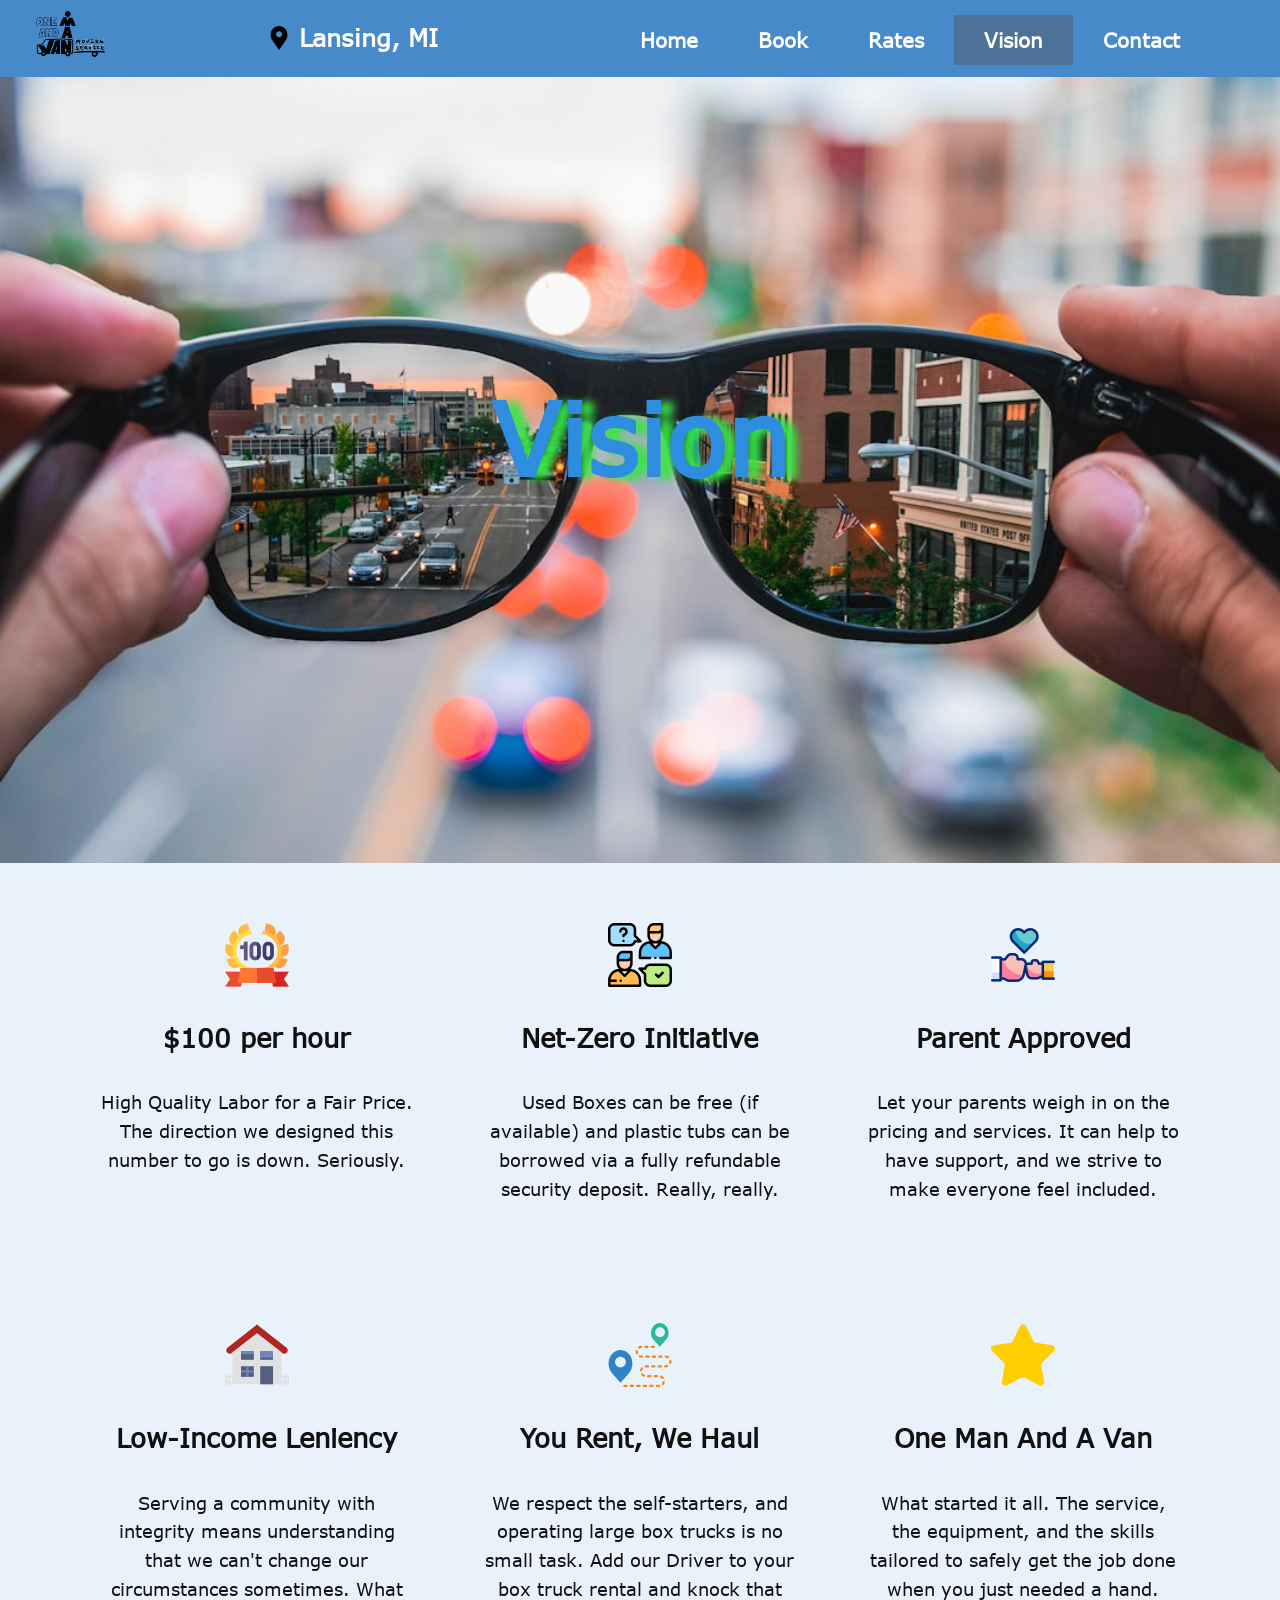
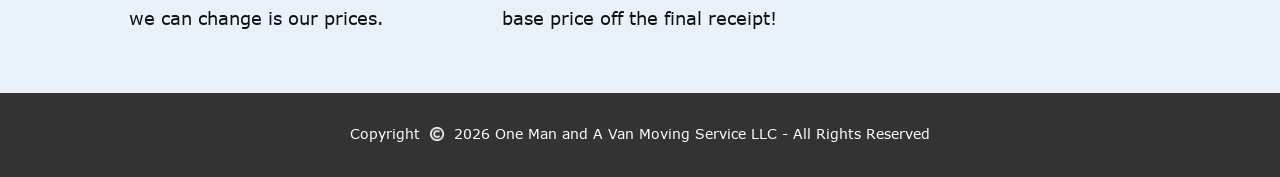
<file: Vision.html>
<!DOCTYPE html>
<html style="font-size: 16px;" lang="en"><head>
    <meta name="viewport" content="width=device-width, initial-scale=1.0">
    <meta charset="utf-8">
    <meta name="keywords" content="">
    <meta name="description" content="">
    <title>Vision</title>
    <link rel="stylesheet" href="nicepage.css" media="screen">
<link rel="stylesheet" href="Vision.css" media="screen">
    <script class="u-script" type="text/javascript" src="jquery.js" defer=""></script>
    <script class="u-script" type="text/javascript" src="nicepage.js" defer=""></script>
    <meta name="generator" content="Nicepage 8.5.22, nicepage.com">
    
    
    
    
    
    
    
    <script type="application/ld+json">{
		"@context": "http://schema.org",
		"@type": "Organization",
		"name": "OMAAV",
		"logo": "images/Screenshot_20260328_005034_KeepNotes-1.png"
}</script>
    <meta name="theme-color" content="#478ac9">
    <meta property="og:title" content="Vision">
    <meta property="og:description" content="">
    <meta property="og:type" content="website">
  <script>
    (function() {
    function gdprConfirmed() {
        return true;
    }

    var added = false;
    var currentScript = document.currentScript;

    function insertHTML(html) {
        var container = document.createElement('div');
        container.innerHTML = html;
        container.querySelectorAll('script').forEach(s => {
            const ns = document.createElement('script');
            ns.async = s.async;
            if (s.src) {
                ns.src = s.src;
            } else {
                ns.textContent = s.textContent;
            }
            s.replaceWith(ns);
        });

            var fragment = document.createDocumentFragment();
            fragment.append(...container.childNodes);

            if (currentScript && currentScript.parentNode) {
                currentScript.after(fragment);
            }
    }

    window._npAddGAnalytics = function () {
        if (gdprConfirmed() && !added) {
            var gaBody = "<!-- Google Analytics -->\n    <gascript async src=\"https://www.googletagmanager.com/gtag/js?id=G-HE9X90HKPP\"></gascript>\n    <gascript>\n        window.dataLayer = window.dataLayer || [];\n        function gtag(){dataLayer.push(arguments);}\n        gtag('js', new Date());\n        gtag('config', 'G-HE9X90HKPP');\n    </gascript>\n    <!-- End Google Analytics -->";
            var replacedBody = gaBody.replace(/gascript/g, 'script');
            insertHTML(replacedBody);
            added = true;
        }
    }

    window._npAddGAnalytics();
    })();
    </script><meta name="google-site-verification" content="UugvsbXldPkEnzoYSbY-QNANBWfsxNeOQTG_jylNsZ0"><meta name="referrer" content="origin"><meta data-intl-tel-input-cdn-path="intlTelInput/"></head>
  <body data-path-to-root="./" data-include-products="false" class="u-body u-clearfix u-xl-mode" data-lang="en"><header class="u-clearfix u-header u-palette-1-base u-sticky u-sticky-7f95 u-header" id="header"><div class="u-clearfix u-sheet u-sheet-1">
        <a href="./#block-3" data-page-id="41899200" class="u-image u-logo u-image-1" data-image-width="1080" data-image-height="811">
          <img src="images/Screenshot_20260328_005034_KeepNotes-1.png" class="u-logo-image u-logo-image-1" alt="Hand-drawn Logo. One man and a van moving service. The letters &amp;quot;V A N&amp;quot; fit into the shape of a van. A Stick-figure style man is cleverly made out of the letters &amp;quot;M A&amp;quot; standing directly above the letter &amp;quot;N&amp;quot; in &amp;quot;VAN&amp;quot; to visually complete the word &amp;quot;MAN&amp;quot;. A simple trailer behind the van is &amp;quot;towing&amp;quot; boxes spelling the words &amp;quot;moving service&amp;quot;." title="Home">
        </a>
        <nav class="u-menu u-menu-one-level u-offcanvas u-menu-1" role="navigation">
          <div class="menu-collapse" style="font-size: 1.25rem; letter-spacing: 0px; font-weight: 700;">
            <a class="u-button-style u-custom-active-color u-custom-color u-custom-hover-color u-custom-left-right-menu-spacing u-custom-padding-bottom u-custom-text-active-color u-custom-text-hover-color u-custom-top-bottom-menu-spacing u-hamburger-link u-nav-link u-text-active-palette-1-base u-text-hover-palette-2-base" href="#" tabindex="-1" aria-label="Open menu" aria-controls="e525">
              <svg class="u-svg-link" viewBox="0 0 24 24"><use xlink:href="#menu-hamburger"></use></svg>
              <svg class="u-svg-content" version="1.1" id="menu-hamburger" viewBox="0 0 16 16" x="0px" y="0px" xmlns:xlink="http://www.w3.org/1999/xlink" xmlns="http://www.w3.org/2000/svg"><g><rect y="1" width="16" height="2"></rect><rect y="7" width="16" height="2"></rect><rect y="13" width="16" height="2"></rect>
</g></svg>
            </a>
          </div>
          <div class="u-custom-menu u-nav-container">
            <ul class="u-nav u-unstyled u-nav-1" role="menubar"><li role="none" class="u-nav-item"><a role="menuitem" class="u-active-palette-1-dark-1 u-button-style u-hover-palette-1-light-1 u-nav-link u-palette-1-base u-text-active-white u-text-hover-white u-nav-link-2" href="./">Home</a>
</li><li role="none" class="u-nav-item"><a role="menuitem" class="u-active-palette-1-dark-1 u-button-style u-hover-palette-1-light-1 u-nav-link u-palette-1-base u-text-active-white u-text-hover-white u-nav-link-2" href="Book.html">Book</a>
</li><li role="none" class="u-nav-item"><a role="menuitem" class="u-active-palette-1-dark-1 u-button-style u-hover-palette-1-light-1 u-nav-link u-palette-1-base u-text-active-white u-text-hover-white u-nav-link-2" href="Rates.html">Rates</a>
</li><li role="none" class="u-nav-item"><a role="menuitem" class="u-active-palette-1-dark-1 u-button-style u-hover-palette-1-light-1 u-nav-link u-palette-1-base u-text-active-white u-text-hover-white u-nav-link-2" href="Vision.html">Vision</a>
</li><li role="none" class="u-nav-item"><a role="menuitem" class="u-active-palette-1-dark-1 u-button-style u-hover-palette-1-light-1 u-nav-link u-palette-1-base u-text-active-white u-text-hover-white u-nav-link-2" href="Contact.html">Contact</a>
</li></ul>
          </div>
          <div class="u-custom-menu u-nav-container-collapse" id="e525" role="region" aria-label="Menu panel">
            <div class="u-black u-container-style u-inner-container-layout u-opacity u-opacity-95 u-sidenav">
              <div class="u-inner-container-layout u-sidenav-overflow">
                <div class="u-menu-close" tabindex="-1" aria-label="Close menu"></div>
                <ul class="u-align-center u-nav u-popupmenu-items u-unstyled u-nav-2" role="menubar"><li role="none" class="u-nav-item"><a role="menuitem" class="u-button-style u-nav-link" href="./">Home</a>
</li><li role="none" class="u-nav-item"><a role="menuitem" class="u-button-style u-nav-link" href="Book.html">Book</a>
</li><li role="none" class="u-nav-item"><a role="menuitem" class="u-button-style u-nav-link" href="Rates.html">Rates</a>
</li><li role="none" class="u-nav-item"><a role="menuitem" class="u-button-style u-nav-link" href="Vision.html">Vision</a>
</li><li role="none" class="u-nav-item"><a role="menuitem" class="u-button-style u-nav-link" href="Contact.html">Contact</a>
</li></ul>
              </div>
            </div>
            <div class="u-black u-menu-overlay u-opacity u-opacity-70"></div>
          </div>
        </nav>
        <p class="u-text u-text-default u-text-1">
          <a class="u-active-none u-border-none u-btn u-button-link u-button-style u-hover-none u-none u-text-body-alt-color u-btn-1" href="Book.html" data-page-id="951100001" title="Book"><span class="u-icon u-text-black"><svg class="u-svg-content" viewBox="0 0 54.757 54.757" x="0px" y="0px" style="width: 1em; height: 1em;"><path d="M40.94,5.617C37.318,1.995,32.502,0,27.38,0c-5.123,0-9.938,1.995-13.56,5.617c-6.703,6.702-7.536,19.312-1.804,26.952
	L27.38,54.757L42.721,32.6C48.476,24.929,47.643,12.319,40.94,5.617z M27.557,26c-3.859,0-7-3.141-7-7s3.141-7,7-7s7,3.141,7,7
	S31.416,26,27.557,26z"></path></svg></span>&nbsp;Lansing,​ MI&nbsp; 
          </a>
        </p>
      </div><style class="u-sticky-style" data-style-id="7f95">.u-sticky-fixed.u-sticky-7f95, .u-body.u-sticky-fixed .u-sticky-7f95 {
background-color: #478ac9 !important; background-image: none !important
}.u-sticky-fixed.u-sticky-7f95:before, .u-body.u-sticky-fixed .u-sticky-7f95:before {
background-color: unset !important
} .u-sticky-fixed.u-sticky-7f95 .u-background-video, .u-body.u-sticky-fixed .u-sticky-7f95 .u-background-video {
display: none !important
}</style></header>
    <section class="u-align-center u-clearfix u-container-align-center u-palette-1-light-3 u-valign-middle-xl u-section-1" id="block-4" data-animation-name="" data-animation-duration="0" data-animation-delay="0" data-animation-direction="">
      <div class="u-expanded-width u-list u-list-1">
        <div class="u-repeater u-repeater-1">
          <div class="u-align-center u-container-align-center u-container-style u-image u-list-item u-repeater-item u-image-1" data-image-width="1280" data-image-height="853">
            <div class="u-container-layout u-similar-container u-container-layout-1">
              <h1 class="u-align-center u-hover-feature u-text u-text-custom-color-6 u-text-default u-text-1" data-custom-animation="{&quot;animation&quot;:{&quot;XXL&quot;:{&quot;steps&quot;:[],&quot;hidden&quot;:false,&quot;start&quot;:{&quot;at&quot;:&quot;bottom&quot;,&quot;off&quot;:0},&quot;end&quot;:{&quot;at&quot;:&quot;top&quot;,&quot;off&quot;:0}},&quot;XL&quot;:{&quot;steps&quot;:[{&quot;dist&quot;:0.1,&quot;skip&quot;:0,&quot;blur&quot;:0,&quot;sticky&quot;:false,&quot;fixed&quot;:true,&quot;mx&quot;:0,&quot;my&quot;:0,&quot;op&quot;:0,&quot;rot&quot;:0,&quot;sx&quot;:1,&quot;sy&quot;:1,&quot;bgy&quot;:0}],&quot;hidden&quot;:false,&quot;start&quot;:{&quot;at&quot;:&quot;middle&quot;,&quot;off&quot;:0},&quot;end&quot;:{&quot;at&quot;:&quot;top&quot;,&quot;off&quot;:0}},&quot;LG&quot;:{&quot;steps&quot;:[],&quot;hidden&quot;:false,&quot;start&quot;:{&quot;at&quot;:&quot;bottom&quot;,&quot;off&quot;:0},&quot;end&quot;:{&quot;at&quot;:&quot;top&quot;,&quot;off&quot;:0}},&quot;MD&quot;:{&quot;steps&quot;:[],&quot;hidden&quot;:false,&quot;start&quot;:{&quot;at&quot;:&quot;bottom&quot;,&quot;off&quot;:0},&quot;end&quot;:{&quot;at&quot;:&quot;top&quot;,&quot;off&quot;:0}},&quot;SM&quot;:{&quot;steps&quot;:[],&quot;hidden&quot;:true,&quot;start&quot;:{&quot;at&quot;:&quot;bottom&quot;,&quot;off&quot;:0},&quot;end&quot;:{&quot;at&quot;:&quot;top&quot;,&quot;off&quot;:0}},&quot;XS&quot;:{&quot;steps&quot;:[],&quot;hidden&quot;:true,&quot;start&quot;:{&quot;at&quot;:&quot;bottom&quot;,&quot;off&quot;:0},&quot;end&quot;:{&quot;at&quot;:&quot;top&quot;,&quot;off&quot;:0}}},&quot;container&quot;:&quot;&quot;}"> V​​i​sion</h1>
            </div>
          </div>
        </div>
      </div>
      
    </section>
    <section class="u-align-center u-clearfix u-container-align-center u-palette-1-light-3 u-section-2" data-animation-name="" data-animation-duration="0" data-animation-delay="0" data-animation-direction="" id="block-5">
      <div class="u-clearfix u-sheet u-valign-middle-xl u-sheet-1">
        <div class="u-expanded-width u-list u-list-1">
          <div class="u-repeater u-repeater-1">
            <div class="u-align-center u-container-align-center u-container-style u-list-item u-repeater-item u-list-item-1">
              <div class="u-container-layout u-similar-container u-valign-top u-container-layout-1"><span class="u-align-center u-file-icon u-icon u-icon-1"><img src="images/6198562.png" alt=""></span>
                <h4 class="u-align-center u-text u-text-1"><span style="font-weight: 700;">$100 per hour</span>
                </h4>
                <p class="u-align-center u-text u-text-default u-text-2">High Quality Labor for a Fair Price. The direction we designed this number to go is down. Seriously.</p>
              </div>
            </div>
            <div class="u-align-center u-container-align-center u-container-style u-list-item u-repeater-item u-list-item-2">
              <div class="u-container-layout u-similar-container u-valign-top u-container-layout-2"><span class="u-align-center u-file-icon u-icon u-icon-2"><img src="images/942745.png" alt=""></span>
                <h4 class="u-align-center u-text u-text-3"><span style="font-weight: 700;">Net-Zero Initiative</span>
                </h4>
                <p class="u-align-center u-text u-text-default u-text-4">Used Boxes can be free (if available) and plastic tubs can be borrowed via a fully refundable security deposit. Really, really.</p>
              </div>
            </div>
            <div class="u-align-center u-container-align-center u-container-style u-list-item u-repeater-item u-list-item-3">
              <div class="u-container-layout u-similar-container u-valign-top u-container-layout-3"><span class="u-align-center u-file-icon u-icon u-icon-3"><img src="images/15044480.png" alt=""></span>
                <h4 class="u-align-center u-text u-text-5"><span style="font-weight: 700;">Parent Approved</span>
                  <br>
                </h4>
                <p class="u-align-center u-text u-text-default u-text-6">Let your parents weigh in on the pricing and services. It can help to have support, and we strive to make everyone feel included.<br>
                </p>
              </div>
            </div>
          </div>
        </div>
      </div>
    </section>
    <section class="u-align-center u-clearfix u-container-align-center u-palette-1-light-3 u-section-3" data-animation-name="" data-animation-duration="0" data-animation-delay="0" data-animation-direction="" id="block-6">
      <div class="u-clearfix u-sheet u-valign-middle-xl u-sheet-1">
        <div class="u-expanded-width u-list u-list-1">
          <div class="u-repeater u-repeater-1">
            <div class="u-align-center u-container-align-center u-container-style u-list-item u-repeater-item u-list-item-1">
              <div class="u-container-layout u-similar-container u-valign-top u-container-layout-1"><span class="u-align-center u-icon u-icon-1"><svg class="u-svg-link" preserveAspectRatio="xMidYMin slice" viewBox="0 0 60 60" style=""><use xlink:href="#svg-f776"></use></svg><svg class="u-svg-content" viewBox="0 0 60 60" x="0px" y="0px" id="svg-f776" style="enable-background:new 0 0 60 60;"><path style="fill:#B02721;" d="M53.792,28.028L30,9.688L6.208,28.028c-1.228,0.946-2.974,0.801-4.028-0.335l0,0
	c-1.195-1.287-1.033-3.32,0.35-4.402l25.43-19.895L30,1.5l2.041,1.896l25.43,19.895c1.383,1.082,1.545,3.115,0.35,4.402l0,0
	C56.766,28.829,55.02,28.974,53.792,28.028z"></path><path style="fill:#B02721;" d="M53.792,28.028L30,9.688L6.208,28.028c-1.228,0.946-2.974,0.801-4.028-0.335l0,0
	c-1.195-1.287-1.033-3.32,0.35-4.402l25.43-19.895L30,1.5l2.041,1.896l25.43,19.895c1.383,1.082,1.545,3.115,0.35,4.402l0,0
	C56.766,28.829,55.02,28.974,53.792,28.028z"></path><polygon style="fill:#E0E1E2;" points="30,9.688 7,27.417 7,27.5 7,57.5 53,57.5 53,27.5 53,27.417 "></polygon><g><path style="fill:#E0E1E2;" d="M59,47.5c-0.553,0-1,0.448-1,1v1h-1v-1c0-0.552-0.447-1-1-1s-1,0.448-1,1v1h-2c-0.553,0-1,0.448-1,1
		s0.447,1,1,1h2v3h-2c-0.553,0-1,0.448-1,1s0.447,1,1,1h2v1c0,0.552,0.447,1,1,1s1-0.448,1-1v-1h1v1c0,0.552,0.447,1,1,1
		s1-0.448,1-1v-9C60,47.948,59.553,47.5,59,47.5z M57,54.5v-3h1v3H57z"></path><path style="fill:#E0E1E2;" d="M7,51.5c0.553,0,1-0.448,1-1s-0.447-1-1-1H5v-1c0-0.552-0.447-1-1-1s-1,0.448-1,1v1H2v-1
		c0-0.552-0.447-1-1-1s-1,0.448-1,1v9c0,0.552,0.447,1,1,1s1-0.448,1-1v-1h1v1c0,0.552,0.447,1,1,1s1-0.448,1-1v-1h2
		c0.553,0,1-0.448,1-1s-0.447-1-1-1H5v-3H7z M3,54.5H2v-3h1V54.5z"></path>
</g><rect x="15" y="26.5" style="fill:#556080;" width="12" height="8"></rect><rect x="15" y="40.5" style="fill:#556080;" width="12" height="10"></rect><rect x="33" y="26.5" style="fill:#556080;" width="12" height="8"></rect><rect x="33" y="40.5" style="fill:#556080;" width="12" height="17"></rect><rect x="33" y="26.5" style="fill:#7383BF;" width="12" height="6"></rect><rect x="15" y="26.5" style="fill:#7383BF;" width="12" height="2.765"></rect><polygon style="fill:#7383BF;" points="22,44.5 22,40.5 20,40.5 20,44.5 15,44.5 15,46.5 20,46.5 20,50.5 22,50.5 22,46.5 27,46.5 
	27,44.5 "></polygon></svg></span>
                <h4 class="u-align-center u-text u-text-1"><span style="font-weight: 700;">Low-Income Leniency</span>
                </h4>
                <p class="u-align-center u-text u-text-default u-text-2"> Serving a community with integrity means understanding that we can't change our circumstances sometimes. What we can change is our prices. </p>
              </div>
            </div>
            <div class="u-align-center u-container-align-center u-container-style u-list-item u-repeater-item u-list-item-2">
              <div class="u-container-layout u-similar-container u-valign-top u-container-layout-2"><span class="u-align-center u-icon u-icon-2"><svg class="u-svg-link" preserveAspectRatio="xMidYMin slice" viewBox="0 0 59 59" style=""><use xlink:href="#svg-8177"></use></svg><svg class="u-svg-content" viewBox="0 0 59 59" x="0px" y="0px" id="svg-8177" style="enable-background:new 0 0 59 59;"><path style="fill:#ED8A19;" d="M45.07,59c-0.553,0-1-0.447-1-1s0.447-1,1-1H47c0.553,0,1.035,0.447,1.035,0.999
	c0,0.553-0.412,1-0.965,1v-1l-0.029,1L45.07,59z M41.07,59h-2c-0.553,0-1-0.447-1-1s0.447-1,1-1h2c0.553,0,1,0.447,1,1
	S41.623,59,41.07,59z M35.07,59h-2c-0.553,0-1-0.447-1-1s0.447-1,1-1h2c0.553,0,1,0.447,1,1S35.623,59,35.07,59z M29.07,59h-2
	c-0.553,0-1-0.447-1-1s0.447-1,1-1h2c0.553,0,1,0.447,1,1S29.623,59,29.07,59z M23.07,59h-2c-0.553,0-1-0.447-1-1s0.447-1,1-1h2
	c0.553,0,1,0.447,1,1S23.623,59,23.07,59z M17.07,59h-2c-0.553,0-1-0.447-1-1s0.447-1,1-1h2c0.553,0,1,0.447,1,1S17.623,59,17.07,59
	z M50.537,57.282c-0.216,0-0.434-0.07-0.617-0.214c-0.435-0.342-0.509-0.971-0.168-1.404c0.325-0.413,0.548-0.882,0.663-1.392
	c0.121-0.539,0.656-0.877,1.195-0.756s0.877,0.656,0.756,1.195c-0.178,0.792-0.538,1.549-1.042,2.188
	C51.127,57.151,50.834,57.282,50.537,57.282z M50.538,51.719c-0.297,0-0.59-0.131-0.787-0.382c-0.32-0.407-0.734-0.744-1.197-0.974
	c-0.494-0.246-0.696-0.846-0.45-1.341c0.246-0.494,0.844-0.697,1.341-0.45c0.727,0.361,1.376,0.89,1.879,1.528
	c0.341,0.434,0.267,1.063-0.168,1.404C50.973,51.648,50.754,51.719,50.538,51.719z M45.071,50h-2c-0.553,0-1-0.447-1-1s0.447-1,1-1
	h2c0.553,0,1,0.447,1,1S45.624,50,45.071,50z M39.071,50h-2c-0.553,0-1-0.447-1-1s0.447-1,1-1h2c0.553,0,1,0.447,1,1
	S39.624,50,39.071,50z M33.129,49.594c-0.139,0-0.28-0.029-0.415-0.091c-0.736-0.336-1.402-0.844-1.927-1.467
	c-0.355-0.423-0.301-1.054,0.122-1.409s1.053-0.301,1.409,0.122c0.334,0.397,0.759,0.721,1.228,0.936
	c0.502,0.229,0.723,0.822,0.493,1.325C33.871,49.377,33.509,49.594,33.129,49.594z M30.58,44.65c-0.063,0-0.126-0.006-0.189-0.018
	c-0.543-0.104-0.897-0.629-0.794-1.171c0.155-0.809,0.483-1.556,0.973-2.222c0.328-0.445,0.953-0.539,1.398-0.213
	c0.445,0.328,0.54,0.954,0.213,1.398c-0.313,0.424-0.521,0.899-0.619,1.413C31.469,44.317,31.05,44.65,30.58,44.65z M34.784,41.005
	c-0.533,0-0.977-0.421-0.998-0.959c-0.022-0.552,0.406-1.018,0.958-1.04C34.829,39.002,34.914,39,35,39h1.785c0.553,0,1,0.447,1,1
	s-0.447,1-1,1l-1.959,0.004C34.812,41.005,34.798,41.005,34.784,41.005z M53,41h-0.215c-0.553,0-1-0.447-1-1s0.447-1,1-1H53
	c0.469,0,0.923-0.091,1.352-0.271c0.505-0.215,1.095,0.025,1.309,0.535c0.214,0.509-0.025,1.095-0.535,1.309
	C54.451,40.856,53.736,41,53,41z M48.785,41h-2c-0.553,0-1-0.447-1-1s0.447-1,1-1h2c0.553,0,1,0.447,1,1S49.338,41,48.785,41z
	 M42.785,41h-2c-0.553,0-1-0.447-1-1s0.447-1,1-1h2c0.553,0,1,0.447,1,1S43.338,41,42.785,41z M57.318,37.77
	c-0.093,0-0.188-0.013-0.281-0.04c-0.53-0.155-0.834-0.711-0.679-1.241c0.094-0.32,0.142-0.652,0.142-0.988
	c0.002-0.192-0.014-0.374-0.042-0.552c-0.088-0.545,0.283-1.059,0.829-1.146c0.543-0.09,1.058,0.283,1.146,0.829
	c0.047,0.293,0.069,0.588,0.067,0.876c0,0.519-0.074,1.04-0.222,1.543C58.15,37.487,57.751,37.77,57.318,37.77z M55.25,32.604
	c-0.17,0-0.343-0.043-0.501-0.135c-0.453-0.263-0.947-0.417-1.47-0.458c-0.551-0.043-0.962-0.524-0.919-1.075
	c0.043-0.552,0.526-0.959,1.075-0.919c0.823,0.064,1.604,0.308,2.317,0.722c0.478,0.277,0.641,0.89,0.363,1.367
	C55.931,32.425,55.595,32.604,55.25,32.604z M49.357,32h-2c-0.553,0-1-0.447-1-1s0.447-1,1-1h2c0.553,0,1,0.447,1,1
	S49.91,32,49.357,32z M43.357,32h-2c-0.553,0-1-0.447-1-1s0.447-1,1-1h2c0.553,0,1,0.447,1,1S43.91,32,43.357,32z M37.357,32h-2
	c-0.553,0-1-0.447-1-1s0.447-1,1-1h2c0.553,0,1,0.447,1,1S37.91,32,37.357,32z M31.357,32H31c-0.678-0.001-1.337-0.123-1.963-0.361
	c-0.516-0.197-0.774-0.775-0.578-1.291c0.198-0.517,0.779-0.773,1.291-0.578c0.398,0.152,0.819,0.229,1.252,0.23h0.355
	c0.553,0,1,0.447,1,1S31.91,32,31.357,32z M26.724,28.905c-0.42,0-0.812-0.267-0.95-0.688c-0.182-0.552-0.273-1.13-0.273-1.718
	c0.001-0.238,0.016-0.469,0.044-0.694c0.068-0.546,0.552-0.931,1.117-0.867c0.548,0.068,0.937,0.569,0.867,1.117
	c-0.019,0.147-0.027,0.298-0.028,0.449c0,0.37,0.059,0.737,0.174,1.088c0.172,0.524-0.113,1.09-0.638,1.263
	C26.933,28.89,26.827,28.905,26.724,28.905z M28.628,23.676c-0.334,0-0.66-0.167-0.85-0.471c-0.292-0.469-0.149-1.086,0.319-1.378
	c0.7-0.437,1.472-0.703,2.294-0.794c0.553-0.057,1.043,0.336,1.104,0.885s-0.336,1.043-0.885,1.104
	c-0.521,0.058-1.011,0.227-1.454,0.503C28.991,23.627,28.809,23.676,28.628,23.676z M42.5,23h-2c-0.553,0-1-0.447-1-1s0.447-1,1-1h2
	c0.553,0,1,0.447,1,1S43.053,23,42.5,23z M36.5,23h-2c-0.553,0-1-0.447-1-1s0.447-1,1-1h2c0.553,0,1,0.447,1,1S37.053,23,36.5,23z"></path><path style="fill:#26B99A;" d="M53.47,2.669L53.47,2.669c-3.157-3.559-8.276-3.559-11.433,0v0c-3.157,3.559-3.157,9.328,0,12.887
	L47.753,22l5.716-6.444C56.627,11.998,56.627,6.228,53.47,2.669z M48,13c-2.485,0-4.5-2.015-4.5-4.5S45.515,4,48,4
	s4.5,2.015,4.5,4.5S50.485,13,48,13z"></path><path style="fill:#3083C9;" d="M19.278,28.64c-4.296-4.853-11.261-4.853-15.556,0h0c-4.296,4.853-4.296,12.721,0,17.573L11.5,55
	l7.778-8.787C23.574,41.36,23.574,33.492,19.278,28.64z M11.5,41c-2.761,0-5-2.239-5-5s2.239-5,5-5s5,2.239,5,5S14.261,41,11.5,41z"></path></svg></span>
                <h4 class="u-align-center u-text u-text-3"><span style="font-weight: 700;">You Rent, We Haul</span>
                </h4>
                <p class="u-align-center u-text u-text-default u-text-4"> We respect the self-starters, and operating large box trucks is no small task. Add our Driver to your box truck rental and knock that base price off the final receipt!</p>
              </div>
            </div>
            <div class="u-align-center u-container-align-center u-container-style u-list-item u-repeater-item u-list-item-3">
              <div class="u-container-layout u-similar-container u-valign-top u-container-layout-3"><span class="u-align-center u-icon u-text-custom-color-7 u-icon-3"><svg class="u-svg-link" preserveAspectRatio="xMidYMin slice" viewBox="0 0 47.94 47.94" style=""><use xlink:href="#svg-9cd2"></use></svg><svg class="u-svg-content" viewBox="0 0 47.94 47.94" x="0px" y="0px" id="svg-9cd2" style="enable-background:new 0 0 47.94 47.94;"><path style="fill:currentColor;" d="M26.285,2.486l5.407,10.956c0.376,0.762,1.103,1.29,1.944,1.412l12.091,1.757
	c2.118,0.308,2.963,2.91,1.431,4.403l-8.749,8.528c-0.608,0.593-0.886,1.448-0.742,2.285l2.065,12.042
	c0.362,2.109-1.852,3.717-3.746,2.722l-10.814-5.685c-0.752-0.395-1.651-0.395-2.403,0l-10.814,5.685
	c-1.894,0.996-4.108-0.613-3.746-2.722l2.065-12.042c0.144-0.837-0.134-1.692-0.742-2.285l-8.749-8.528
	c-1.532-1.494-0.687-4.096,1.431-4.403l12.091-1.757c0.841-0.122,1.568-0.65,1.944-1.412l5.407-10.956
	C22.602,0.567,25.338,0.567,26.285,2.486z"></path></svg></span>
                <h4 class="u-align-center u-text u-text-5"><span style="font-weight: 700;">One Man And A Van</span>
                  <br>
                </h4>
                <p class="u-align-center u-text u-text-default u-text-6"> What started it all. The service, the equipment, and the skills tailored to safely get the job done when you just needed a hand.<br>
                </p>
              </div>
            </div>
          </div>
        </div>
      </div>
    </section>
    
    
    
    
    <footer class="u-align-center u-clearfix u-container-align-center u-footer u-grey-80 u-footer" id="footer"><div class="u-clearfix u-sheet u-sheet-1">
        <p class="u-small-text u-text u-text-variant u-text-1">Copyright&nbsp;&nbsp;<span class="u-file-icon u-icon u-text-white u-icon-1"><img src="images/3524375-e719b609.png" alt=""></span>&nbsp; 2026 One Man and A Van Moving Service LLC - All Rights Reserved
        </p>
      </div></footer>
    <section class="u-backlink u-clearfix u-grey-80"></section>
  
</body></html>
</file>
